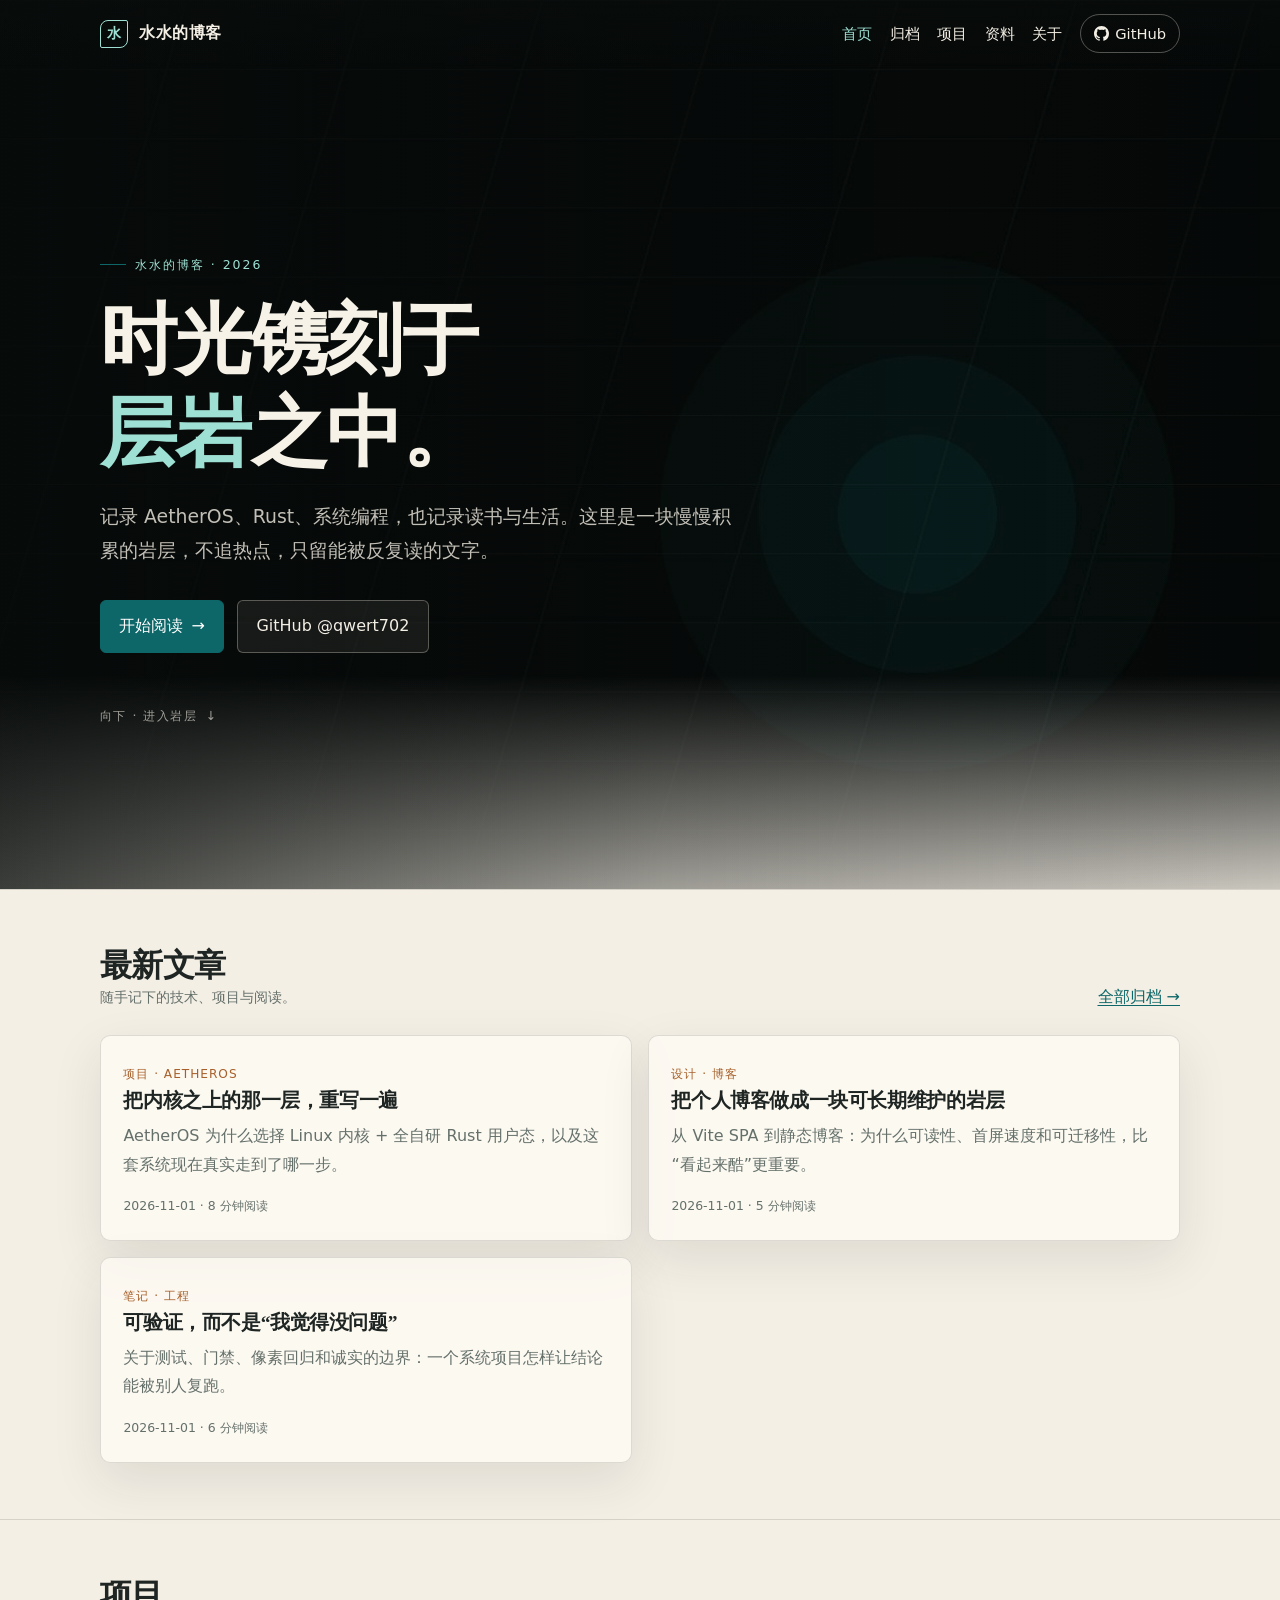
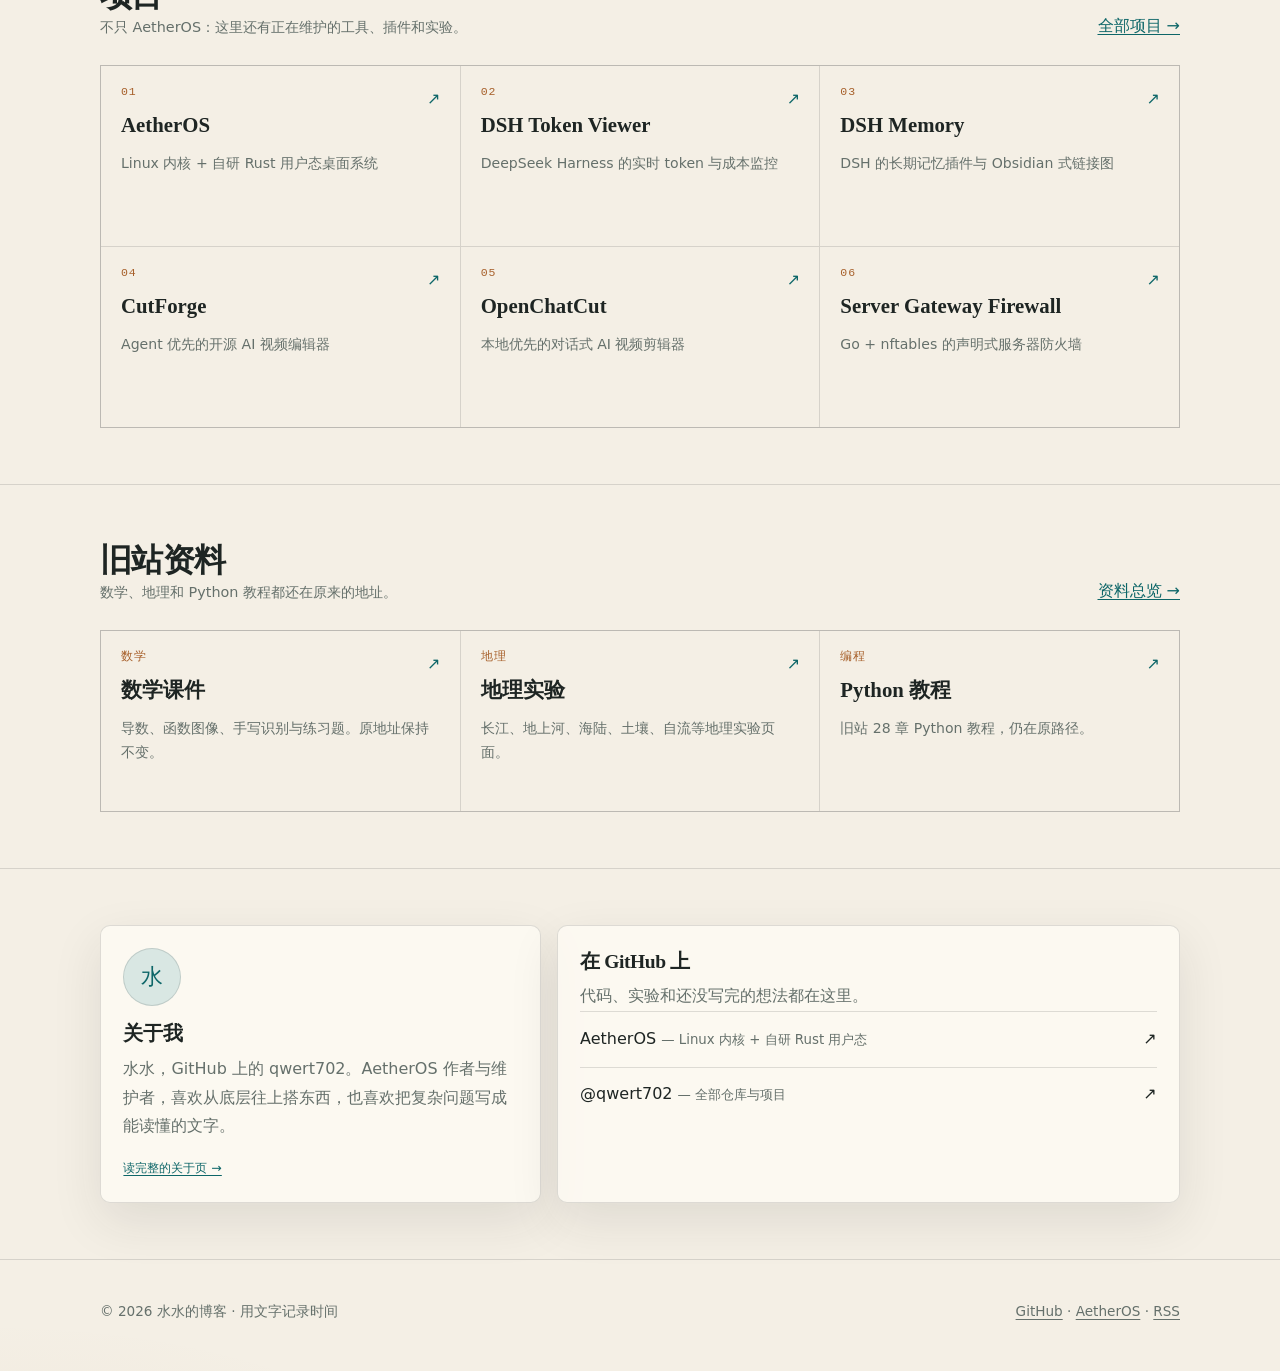
<file: index.html>
<!doctype html>
<html lang="zh-CN">
<head>
  <meta charset="utf-8">
  <meta name="viewport" content="width=device-width, initial-scale=1">
  <title>水水的博客 — 时光镌刻于层岩之中</title>
  <meta name="description" content="水水的个人博客：记录 AetherOS、Rust、系统编程、阅读与生活。">
  <link rel="canonical" href="https://blog.cbnac.com/blog/">
  <meta property="og:type" content="website">
  <meta property="og:title" content="水水的博客 — 时光镌刻于层岩之中">
  <meta property="og:description" content="记录 AetherOS、Rust、系统编程、阅读与生活。">
  <meta property="og:url" content="https://blog.cbnac.com/blog/">
  <meta property="og:image" content="https://blog.cbnac.com/blog/assets/og-cover.png">
  <meta name="twitter:card" content="summary_large_image">
  <link rel="icon" href="assets/favicon.svg" type="image/svg+xml">
  <link rel="stylesheet" href="assets/style.css">
  <script type="application/ld+json">
  {"@context":"https://schema.org","@type":"Blog","name":"水水的博客","url":"https://blog.cbnac.com/blog/","author":{"@type":"Person","name":"qwert702","url":"https://github.com/qwert702"}}
  </script>
</head>
<body class="home">
<a class="skip" href="#main">跳到正文</a>
<header class="top">
  <div class="wrap nav">
    <a class="brand" href="index.html"><span class="brand-mark">水</span><span>水水的博客</span></a>
    <nav class="nav-links" aria-label="主导航">
      <a href="index.html" aria-current="page">首页</a>
      <a href="archive.html">归档</a>
      <a href="projects.html">项目</a><a href="resources.html">资料</a>
      <a href="about.html">关于</a>
      <a class="github-link" href="https://github.com/qwert702" target="_blank" rel="noopener noreferrer" aria-label="GitHub @qwert702">
        <svg viewBox="0 0 16 16" aria-hidden="true"><path d="M8 0C3.58 0 0 3.64 0 8.13c0 3.59 2.29 6.64 5.47 7.72.4.08.55-.18.55-.39 0-.19-.01-.82-.01-1.49-2.01.44-2.53-.49-2.69-.94-.09-.23-.48-.94-.82-1.13-.28-.15-.68-.52-.01-.53.63-.01 1.08.58 1.23.82.72 1.21 1.87.87 2.33.66.07-.52.28-.87.51-1.07-1.78-.2-3.64-.89-3.64-3.95 0-.87.31-1.59.82-2.15-.08-.2-.36-1.02.08-2.12 0 0 .67-.21 2.2.82a7.4 7.4 0 0 1 2-.27c.68 0 1.36.09 2 .27 1.53-1.04 2.2-.82 2.2-.82.44 1.1.16 1.92.08 2.12.51.56.82 1.27.82 2.15 0 3.07-1.87 3.75-3.65 3.95.29.25.54.73.54 1.48 0 1.07-.01 1.93-.01 2.2 0 .21.15.47.55.39A8.14 8.14 0 0 0 16 8.13C16 3.64 12.42 0 8 0Z"/></svg>
        GitHub
      </a>
    </nav>
  </div>
</header>

<main id="main">
  <section class="hero hero-cinema">
    <video class="hero-video" autoplay muted loop playsinline preload="metadata" poster="assets/hero-poster.jpg" aria-hidden="true">
      <source src="https://d8j0ntlcm91z4.cloudfront.net/user_38xzZboKViGWJOttwIXH07lWA1P/hf_20260808_112712_da9d53df-6d27-4b12-bdf6-aa9dc2622bdf.mp4" type="video/mp4">
    </video>
    <div class="hero-shade" aria-hidden="true"></div>
    <div class="wrap hero-inner">
      <div class="eyebrow">水水的博客 · 2026</div>
      <h1>时光镌刻于<br><em>层岩</em>之中。</h1>
      <p class="lede">记录 AetherOS、Rust、系统编程，也记录读书与生活。这里是一块慢慢积累的岩层，不追热点，只留能被反复读的文字。</p>
      <div class="hero-actions">
        <a class="btn primary" href="#writing">开始阅读 <span aria-hidden="true">→</span></a>
        <a class="btn" href="https://github.com/qwert702" target="_blank" rel="noopener noreferrer">GitHub @qwert702</a>
      </div>
      <a class="hero-scroll" href="#writing">向下 · 进入岩层 <span aria-hidden="true">↓</span></a>
    </div>
  </section>

  <section class="section" id="writing">
    <div class="wrap">
      <div class="section-head">
        <div>
          <h2>最新文章</h2>
          <p>随手记下的技术、项目与阅读。</p>
        </div>
        <a href="archive.html">全部归档 →</a>
      </div>
      <div class="grid">
        <a class="card post-card" href="posts/aetheros.html">
          <span class="tag">项目 · AetherOS</span>
          <h3>把内核之上的那一层，重写一遍</h3>
          <p>AetherOS 为什么选择 Linux 内核 + 全自研 Rust 用户态，以及这套系统现在真实走到了哪一步。</p>
          <div class="meta">2026-11-01 · 8 分钟阅读</div>
        </a>
        <a class="card post-card" href="posts/static-blog.html">
          <span class="tag">设计 · 博客</span>
          <h3>把个人博客做成一块可长期维护的岩层</h3>
          <p>从 Vite SPA 到静态博客：为什么可读性、首屏速度和可迁移性，比“看起来酷”更重要。</p>
          <div class="meta">2026-11-01 · 5 分钟阅读</div>
        </a>
        <a class="card post-card" href="posts/notes.html">
          <span class="tag">笔记 · 工程</span>
          <h3>可验证，而不是“我觉得没问题”</h3>
          <p>关于测试、门禁、像素回归和诚实的边界：一个系统项目怎样让结论能被别人复跑。</p>
          <div class="meta">2026-11-01 · 6 分钟阅读</div>
        </a>
      </div>
    </div>
  </section>

  <section class="section" id="projects">
    <div class="wrap">
      <div class="section-head">
        <div>
          <h2>项目</h2>
          <p>不只 AetherOS：这里还有正在维护的工具、插件和实验。</p>
        </div>
        <a href="projects.html">全部项目 →</a>
      </div>
      <div class="project-grid">
        <a class="project-card" href="https://github.com/qwert702/AetherOS" target="_blank" rel="noopener noreferrer">
          <span class="project-index">01</span>
          <span class="project-name">AetherOS</span>
          <span class="project-desc">Linux 内核 + 自研 Rust 用户态桌面系统</span>
          <span class="project-arrow">↗</span>
        </a>
        <a class="project-card" href="https://github.com/qwert702/dsh-token-viewer" target="_blank" rel="noopener noreferrer">
          <span class="project-index">02</span>
          <span class="project-name">DSH Token Viewer</span>
          <span class="project-desc">DeepSeek Harness 的实时 token 与成本监控</span>
          <span class="project-arrow">↗</span>
        </a>
        <a class="project-card" href="https://github.com/qwert702/dsh-memory" target="_blank" rel="noopener noreferrer">
          <span class="project-index">03</span>
          <span class="project-name">DSH Memory</span>
          <span class="project-desc">DSH 的长期记忆插件与 Obsidian 式链接图</span>
          <span class="project-arrow">↗</span>
        </a>
        <a class="project-card" href="https://github.com/qwert702/cutforge" target="_blank" rel="noopener noreferrer">
          <span class="project-index">04</span>
          <span class="project-name">CutForge</span>
          <span class="project-desc">Agent 优先的开源 AI 视频编辑器</span>
          <span class="project-arrow">↗</span>
        </a>
        <a class="project-card" href="https://github.com/qwert702/OpenChatCut" target="_blank" rel="noopener noreferrer">
          <span class="project-index">05</span>
          <span class="project-name">OpenChatCut</span>
          <span class="project-desc">本地优先的对话式 AI 视频剪辑器</span>
          <span class="project-arrow">↗</span>
        </a>
        <a class="project-card" href="https://github.com/qwert702/server-gateway-firewall" target="_blank" rel="noopener noreferrer">
          <span class="project-index">06</span>
          <span class="project-name">Server Gateway Firewall</span>
          <span class="project-desc">Go + nftables 的声明式服务器防火墙</span>
          <span class="project-arrow">↗</span>
        </a>
      </div>
    </div>
  </section>

  <section class="section" id="legacy">
    <div class="wrap">
      <div class="section-head">
        <div>
          <h2>旧站资料</h2>
          <p>数学、地理和 Python 教程都还在原来的地址。</p>
        </div>
        <a href="resources.html">资料总览 →</a>
      </div>
      <div class="project-grid">
        <a class="project-card" href="https://blog.cbnac.com/math/" target="_blank" rel="noopener noreferrer">
          <span class="project-index">数学</span>
          <span class="project-name">数学课件</span>
          <span class="project-desc">导数、函数图像、手写识别与练习题。原地址保持不变。</span>
          <span class="project-arrow">↗</span>
        </a>
        <a class="project-card" href="https://dili.cbnac.com/" target="_blank" rel="noopener noreferrer">
          <span class="project-index">地理</span>
          <span class="project-name">地理实验</span>
          <span class="project-desc">长江、地上河、海陆、土壤、自流等地理实验页面。</span>
          <span class="project-arrow">↗</span>
        </a>
        <a class="project-card" href="https://blog.cbnac.com/tutorials/python/" target="_blank" rel="noopener noreferrer">
          <span class="project-index">编程</span>
          <span class="project-name">Python 教程</span>
          <span class="project-desc">旧站 28 章 Python 教程，仍在原路径。</span>
          <span class="project-arrow">↗</span>
        </a>
      </div>
    </div>
  </section>

  <section class="section">
    <div class="wrap">
      <div class="grid">
        <div class="card about-card">
          <div class="avatar">水</div>
          <h3>关于我</h3>
          <p>水水，GitHub 上的 qwert702。AetherOS 作者与维护者，喜欢从底层往上搭东西，也喜欢把复杂问题写成能读懂的文字。</p>
          <p class="meta"><a href="about.html">读完整的关于页 →</a></p>
        </div>
        <div class="card github-card">
          <h3>在 GitHub 上</h3>
          <p>代码、实验和还没写完的想法都在这里。</p>
          <a class="repo" href="https://github.com/qwert702/AetherOS" target="_blank" rel="noopener noreferrer"><span>AetherOS <small>— Linux 内核 + 自研 Rust 用户态</small></span><span>↗</span></a>
          <a class="repo" href="https://github.com/qwert702" target="_blank" rel="noopener noreferrer"><span>@qwert702 <small>— 全部仓库与项目</small></span><span>↗</span></a>
        </div>
      </div>
    </div>
  </section>
</main>

<footer class="footer">
  <div class="wrap footer-row">
    <span>© 2026 水水的博客 · 用文字记录时间</span>
    <span><a href="https://github.com/qwert702" target="_blank" rel="noopener noreferrer">GitHub</a> · <a href="https://aether.cbnac.com/">AetherOS</a> · <a href="rss.xml">RSS</a></span>
  </div>
</footer>
<script src="assets/app.js" defer></script>
</body>
</html>
</file>
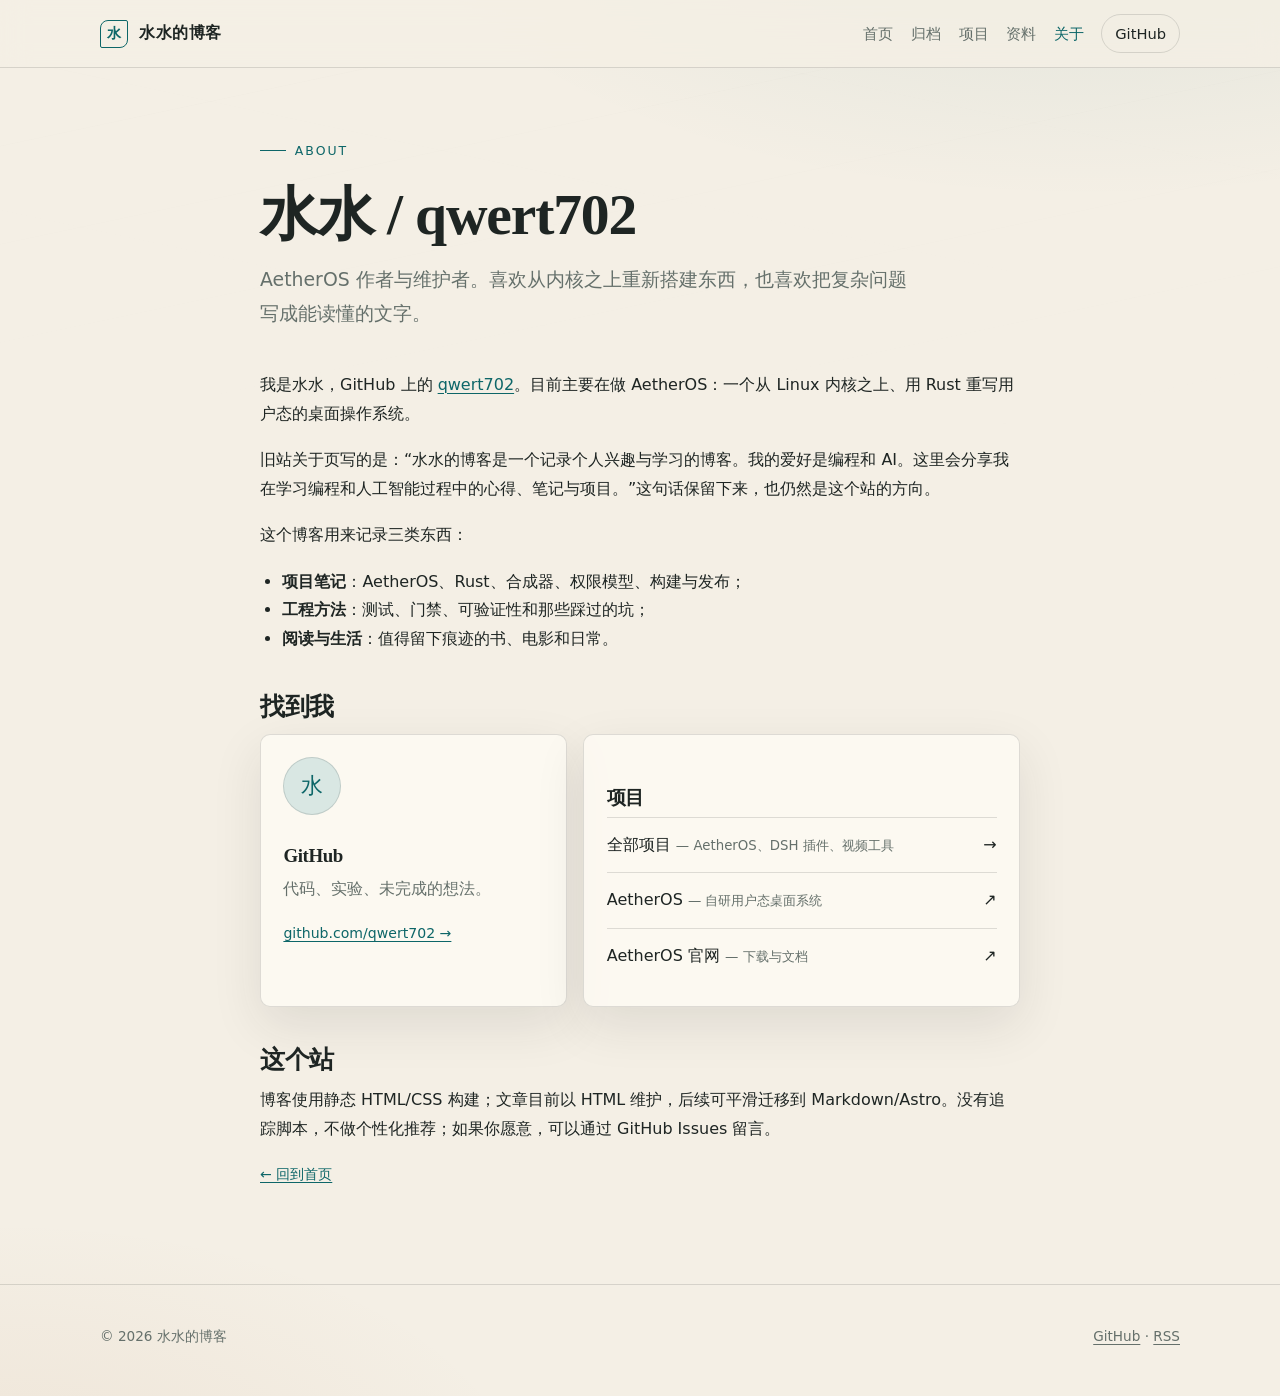
<file: about.html>
<!doctype html>
<html lang="zh-CN">
<head>
  <meta charset="utf-8">
  <meta name="viewport" content="width=device-width, initial-scale=1">
  <title>关于 — 水水的博客</title>
  <meta name="description" content="关于水水（qwert702）：AetherOS 作者与维护者，记录技术、项目与阅读。">
  <link rel="canonical" href="https://blog.cbnac.com/blog/about.html">
  <meta property="og:title" content="关于 — 水水的博客">
  <meta property="og:description" content="AetherOS 作者与维护者，记录技术、项目与阅读。">
  <meta property="og:image" content="https://blog.cbnac.com/blog/assets/og-cover.png">
  <link rel="icon" href="assets/favicon.svg" type="image/svg+xml">
  <link rel="stylesheet" href="assets/style.css">
</head>
<body>
<a class="skip" href="#main">跳到正文</a>
<header class="top"><div class="wrap nav">
  <a class="brand" href="index.html"><span class="brand-mark">水</span><span>水水的博客</span></a>
  <nav class="nav-links" aria-label="主导航">
    <a href="index.html">首页</a><a href="archive.html">归档</a><a href="projects.html">项目</a><a href="resources.html">资料</a><a href="about.html" aria-current="page">关于</a>
    <a class="github-link" href="https://github.com/qwert702" target="_blank" rel="noopener noreferrer">GitHub</a>
  </nav>
</div></header>
<main id="main">
  <article class="article">
    <header>
      <div class="eyebrow">About</div>
      <h1>水水 / qwert702</h1>
      <p class="lede">AetherOS 作者与维护者。喜欢从内核之上重新搭建东西，也喜欢把复杂问题写成能读懂的文字。</p>
    </header>
    <p>我是水水，GitHub 上的 <a href="https://github.com/qwert702" target="_blank" rel="noopener noreferrer">qwert702</a>。目前主要在做 AetherOS：一个从 Linux 内核之上、用 Rust 重写用户态的桌面操作系统。</p>
    <p>旧站关于页写的是：“水水的博客是一个记录个人兴趣与学习的博客。我的爱好是编程和 AI。这里会分享我在学习编程和人工智能过程中的心得、笔记与项目。”这句话保留下来，也仍然是这个站的方向。</p>
    <p>这个博客用来记录三类东西：</p>
    <ul>
      <li><strong>项目笔记</strong>：AetherOS、Rust、合成器、权限模型、构建与发布；</li>
      <li><strong>工程方法</strong>：测试、门禁、可验证性和那些踩过的坑；</li>
      <li><strong>阅读与生活</strong>：值得留下痕迹的书、电影和日常。</li>
    </ul>
    <h2>找到我</h2>
    <div class="grid">
      <div class="card about-card">
        <div class="avatar">水</div>
        <h3>GitHub</h3>
        <p>代码、实验、未完成的想法。</p>
        <p class="meta"><a href="https://github.com/qwert702" target="_blank" rel="noopener noreferrer">github.com/qwert702 →</a></p>
      </div>
      <div class="card github-card">
        <h3>项目</h3>
        <a class="repo" href="projects.html"><span>全部项目 <small>— AetherOS、DSH 插件、视频工具</small></span><span>→</span></a>
        <a class="repo" href="https://github.com/qwert702/AetherOS" target="_blank" rel="noopener noreferrer"><span>AetherOS <small>— 自研用户态桌面系统</small></span><span>↗</span></a>
        <a class="repo" href="https://aether.cbnac.com/" target="_blank" rel="noopener noreferrer"><span>AetherOS 官网 <small>— 下载与文档</small></span><span>↗</span></a>
      </div>
    </div>
    <h2>这个站</h2>
    <p>博客使用静态 HTML/CSS 构建；文章目前以 HTML 维护，后续可平滑迁移到 Markdown/Astro。没有追踪脚本，不做个性化推荐；如果你愿意，可以通过 GitHub Issues 留言。</p>
    <p class="back"><a href="index.html">← 回到首页</a></p>
  </article>
</main>
<footer class="footer"><div class="wrap footer-row">
  <span>© 2026 水水的博客</span>
  <span><a href="https://github.com/qwert702" target="_blank" rel="noopener noreferrer">GitHub</a> · <a href="rss.xml">RSS</a></span>
</div></footer>
<script src="assets/app.js" defer></script>
</body>
</html>
</file>
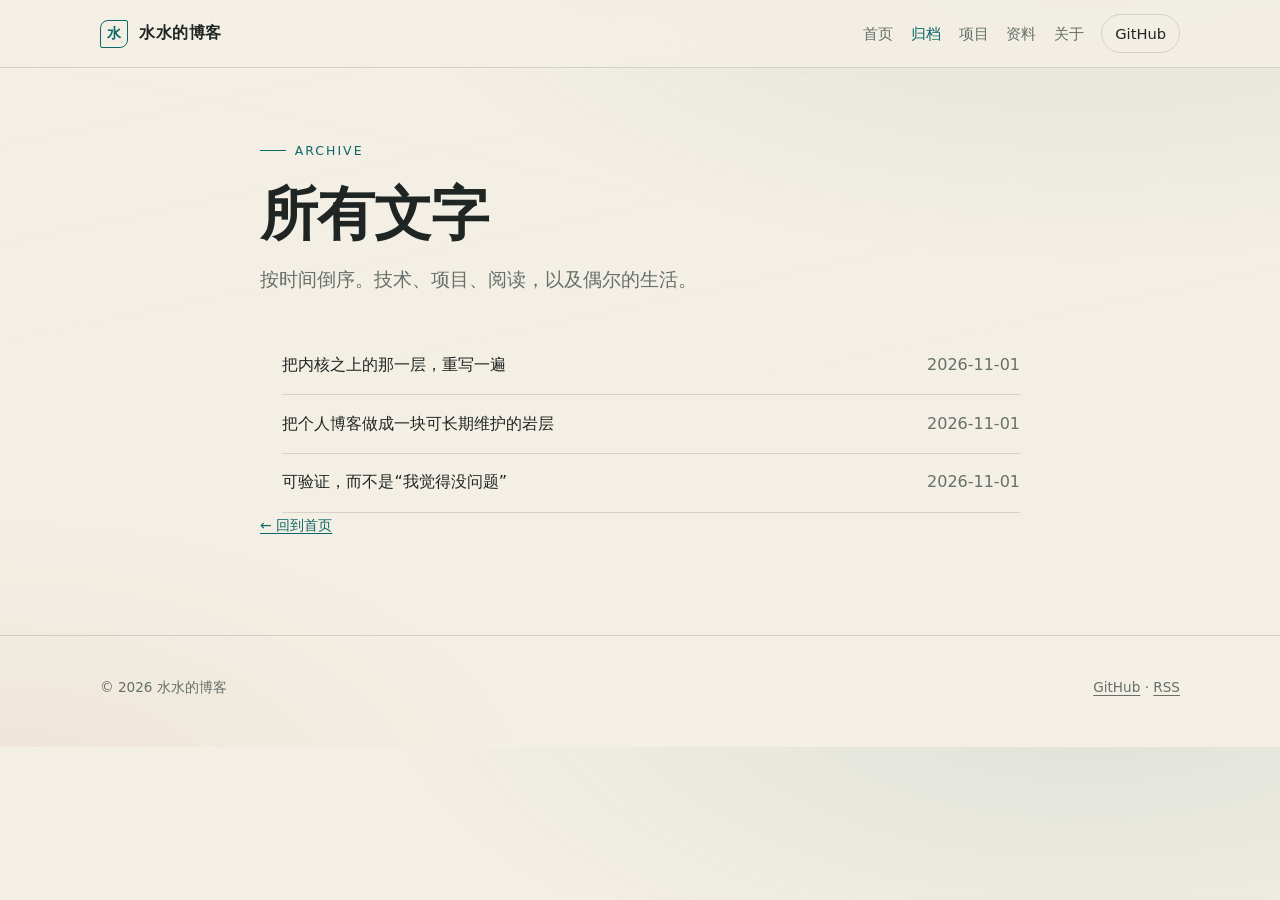
<file: archive.html>
<!doctype html>
<html lang="zh-CN">
<head>
  <meta charset="utf-8">
  <meta name="viewport" content="width=device-width, initial-scale=1">
  <title>归档 — 水水的博客</title>
  <meta name="description" content="水水的博客文章归档。">
  <link rel="canonical" href="https://blog.cbnac.com/blog/archive.html">
  <meta property="og:title" content="归档 — 水水的博客">
  <meta property="og:image" content="https://blog.cbnac.com/blog/assets/og-cover.png">
  <link rel="icon" href="assets/favicon.svg" type="image/svg+xml">
  <link rel="stylesheet" href="assets/style.css">
</head>
<body>
<a class="skip" href="#main">跳到正文</a>
<header class="top"><div class="wrap nav">
  <a class="brand" href="index.html"><span class="brand-mark">水</span><span>水水的博客</span></a>
  <nav class="nav-links" aria-label="主导航">
    <a href="index.html">首页</a><a href="archive.html" aria-current="page">归档</a><a href="projects.html">项目</a><a href="resources.html">资料</a><a href="about.html">关于</a>
    <a class="github-link" href="https://github.com/qwert702" target="_blank" rel="noopener noreferrer">GitHub</a>
  </nav>
</div></header>
<main id="main">
  <section class="article">
    <header>
      <div class="eyebrow">Archive</div>
      <h1>所有文字</h1>
      <p class="lede">按时间倒序。技术、项目、阅读，以及偶尔的生活。</p>
    </header>
    <ul class="archive-list">
      <li><a href="posts/aetheros.html">把内核之上的那一层，重写一遍</a><time datetime="2026-11-01">2026-11-01</time></li>
      <li><a href="posts/static-blog.html">把个人博客做成一块可长期维护的岩层</a><time datetime="2026-11-01">2026-11-01</time></li>
      <li><a href="posts/notes.html">可验证，而不是“我觉得没问题”</a><time datetime="2026-11-01">2026-11-01</time></li>
    </ul>
    <p class="back"><a href="index.html">← 回到首页</a></p>
  </section>
</main>
<footer class="footer"><div class="wrap footer-row">
  <span>© 2026 水水的博客</span>
  <span><a href="https://github.com/qwert702" target="_blank" rel="noopener noreferrer">GitHub</a> · <a href="rss.xml">RSS</a></span>
</div></footer>
<script src="assets/app.js" defer></script>
</body>
</html>
</file>
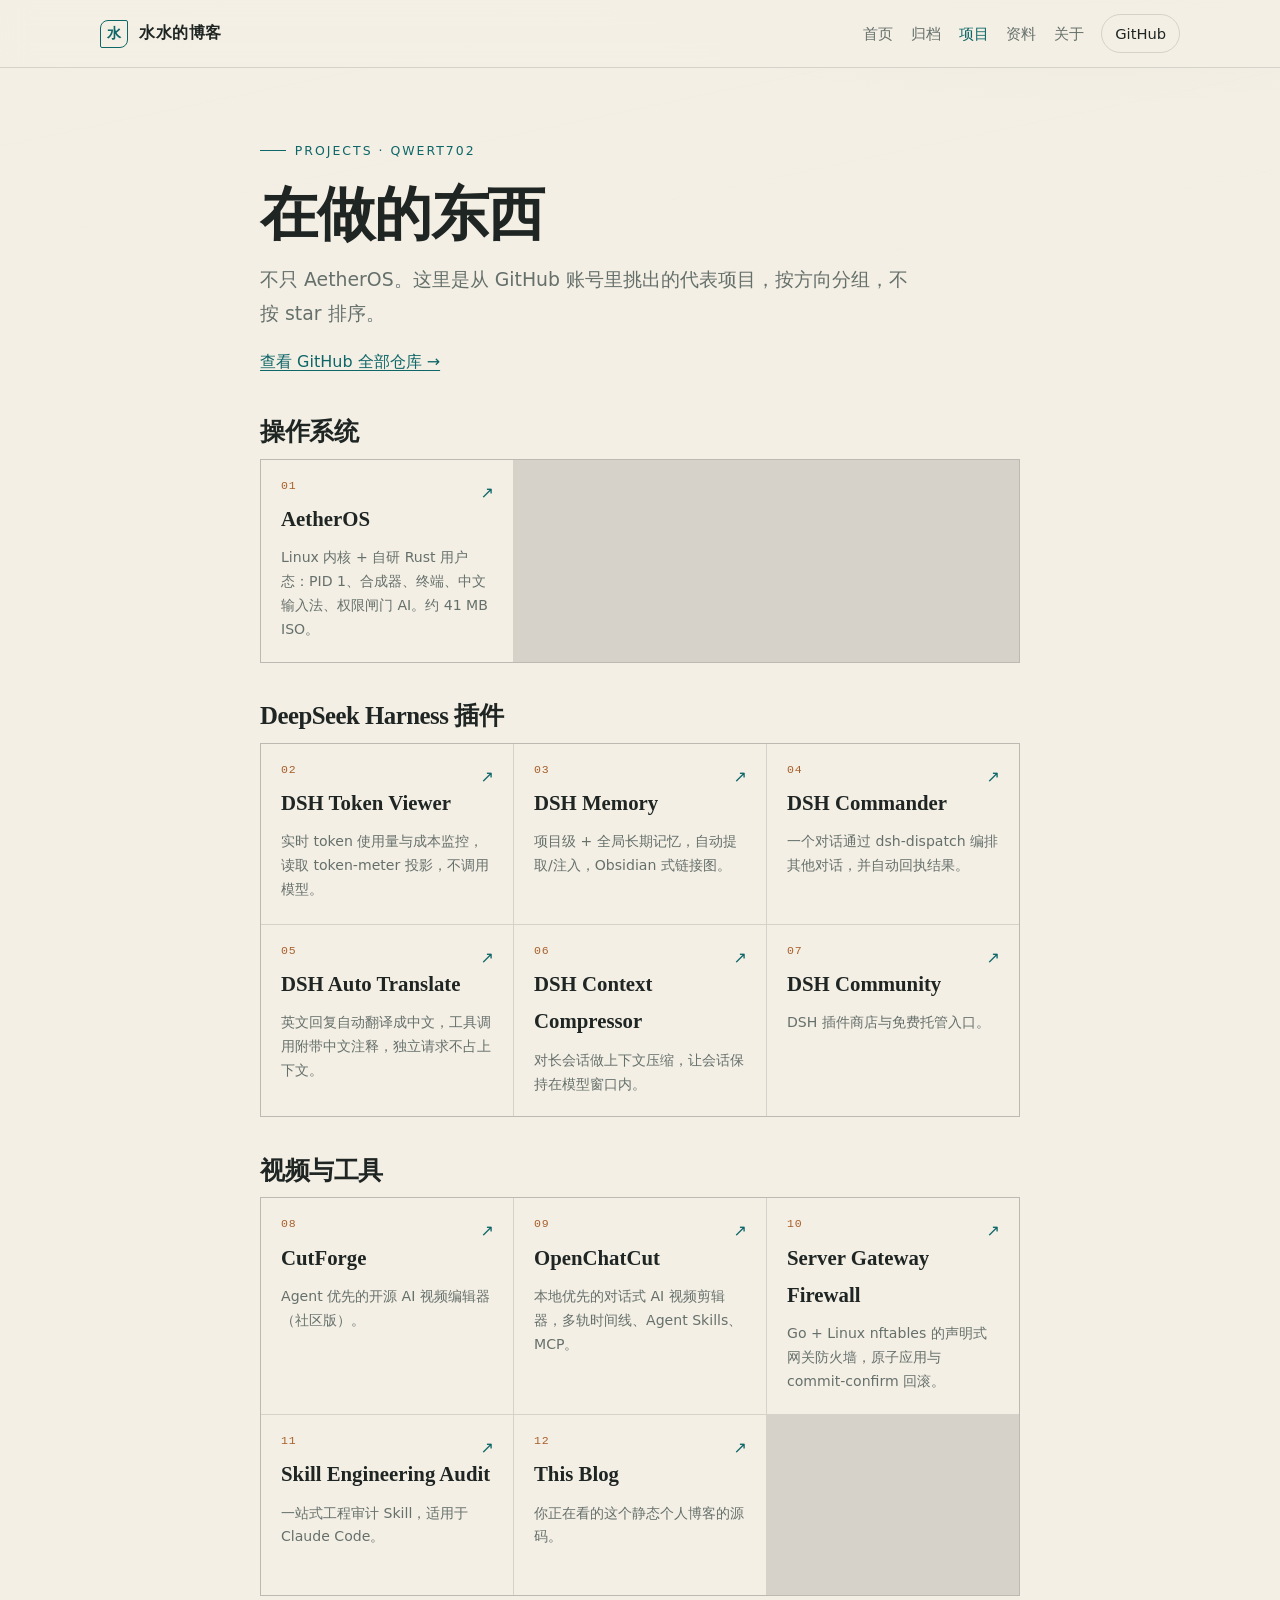
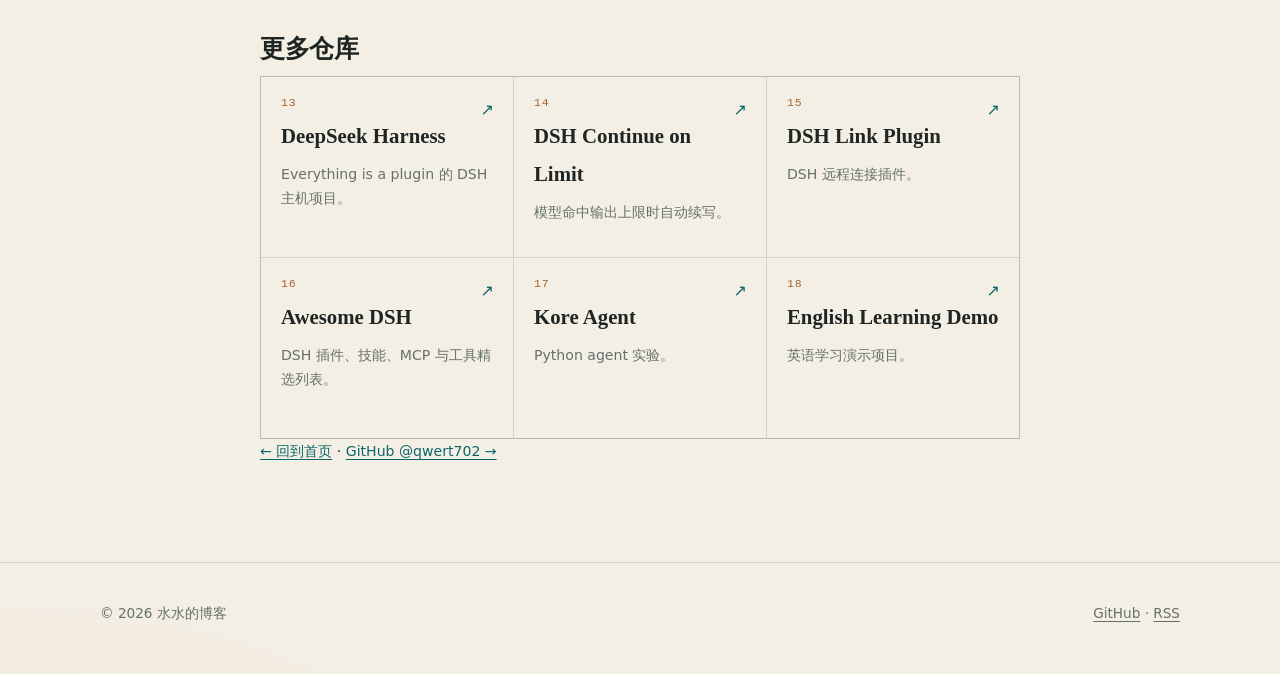
<file: projects.html>
<!doctype html>
<html lang="zh-CN">
<head>
  <meta charset="utf-8">
  <meta name="viewport" content="width=device-width, initial-scale=1">
  <title>项目 — 水水的博客</title>
  <meta name="description" content="qwert702 的项目：AetherOS、DeepSeek Harness 插件、AI 视频工具与服务器工具。">
  <link rel="canonical" href="https://blog.cbnac.com/blog/projects.html">
  <meta property="og:title" content="项目 — 水水的博客">
  <meta property="og:description" content="AetherOS、DeepSeek Harness 插件、AI 视频工具与服务器工具。">
  <meta property="og:image" content="https://blog.cbnac.com/blog/assets/og-cover.png">
  <link rel="icon" href="assets/favicon.svg" type="image/svg+xml">
  <link rel="stylesheet" href="assets/style.css">
</head>
<body>
<a class="skip" href="#main">跳到正文</a>
<header class="top"><div class="wrap nav">
  <a class="brand" href="index.html"><span class="brand-mark">水</span><span>水水的博客</span></a>
  <nav class="nav-links" aria-label="主导航">
    <a href="index.html">首页</a><a href="archive.html">归档</a><a href="projects.html" aria-current="page">项目</a><a href="resources.html">资料</a><a href="about.html">关于</a>
    <a class="github-link" href="https://github.com/qwert702" target="_blank" rel="noopener noreferrer">GitHub</a>
  </nav>
</div></header>
<main id="main">
  <section class="article">
    <header>
      <div class="eyebrow">Projects · qwert702</div>
      <h1>在做的东西</h1>
      <p class="lede">不只 AetherOS。这里是从 GitHub 账号里挑出的代表项目，按方向分组，不按 star 排序。</p>
      <p><a href="https://github.com/qwert702?tab=repositories" target="_blank" rel="noopener noreferrer">查看 GitHub 全部仓库 →</a></p>
    </header>

    <h2>操作系统</h2>
    <div class="project-grid">
      <a class="project-card" href="https://github.com/qwert702/AetherOS" target="_blank" rel="noopener noreferrer">
        <span class="project-index">01</span><span class="project-name">AetherOS</span>
        <span class="project-desc">Linux 内核 + 自研 Rust 用户态：PID 1、合成器、终端、中文输入法、权限闸门 AI。约 41 MB ISO。</span><span class="project-arrow">↗</span>
      </a>
    </div>

    <h2>DeepSeek Harness 插件</h2>
    <div class="project-grid">
      <a class="project-card" href="https://github.com/qwert702/dsh-token-viewer" target="_blank" rel="noopener noreferrer">
        <span class="project-index">02</span><span class="project-name">DSH Token Viewer</span>
        <span class="project-desc">实时 token 使用量与成本监控，读取 token-meter 投影，不调用模型。</span><span class="project-arrow">↗</span>
      </a>
      <a class="project-card" href="https://github.com/qwert702/dsh-memory" target="_blank" rel="noopener noreferrer">
        <span class="project-index">03</span><span class="project-name">DSH Memory</span>
        <span class="project-desc">项目级 + 全局长期记忆，自动提取/注入，Obsidian 式链接图。</span><span class="project-arrow">↗</span>
      </a>
      <a class="project-card" href="https://github.com/qwert702/dsh-commander" target="_blank" rel="noopener noreferrer">
        <span class="project-index">04</span><span class="project-name">DSH Commander</span>
        <span class="project-desc">一个对话通过 dsh-dispatch 编排其他对话，并自动回执结果。</span><span class="project-arrow">↗</span>
      </a>
      <a class="project-card" href="https://github.com/qwert702/dsh-auto-translate" target="_blank" rel="noopener noreferrer">
        <span class="project-index">05</span><span class="project-name">DSH Auto Translate</span>
        <span class="project-desc">英文回复自动翻译成中文，工具调用附带中文注释，独立请求不占上下文。</span><span class="project-arrow">↗</span>
      </a>
      <a class="project-card" href="https://github.com/qwert702/dsh-context-compressor" target="_blank" rel="noopener noreferrer">
        <span class="project-index">06</span><span class="project-name">DSH Context Compressor</span>
        <span class="project-desc">对长会话做上下文压缩，让会话保持在模型窗口内。</span><span class="project-arrow">↗</span>
      </a>
      <a class="project-card" href="https://github.com/qwert702/dsh-community" target="_blank" rel="noopener noreferrer">
        <span class="project-index">07</span><span class="project-name">DSH Community</span>
        <span class="project-desc">DSH 插件商店与免费托管入口。</span><span class="project-arrow">↗</span>
      </a>
    </div>

    <h2>视频与工具</h2>
    <div class="project-grid">
      <a class="project-card" href="https://github.com/qwert702/cutforge" target="_blank" rel="noopener noreferrer">
        <span class="project-index">08</span><span class="project-name">CutForge</span>
        <span class="project-desc">Agent 优先的开源 AI 视频编辑器（社区版）。</span><span class="project-arrow">↗</span>
      </a>
      <a class="project-card" href="https://github.com/qwert702/OpenChatCut" target="_blank" rel="noopener noreferrer">
        <span class="project-index">09</span><span class="project-name">OpenChatCut</span>
        <span class="project-desc">本地优先的对话式 AI 视频剪辑器，多轨时间线、Agent Skills、MCP。</span><span class="project-arrow">↗</span>
      </a>
      <a class="project-card" href="https://github.com/qwert702/server-gateway-firewall" target="_blank" rel="noopener noreferrer">
        <span class="project-index">10</span><span class="project-name">Server Gateway Firewall</span>
        <span class="project-desc">Go + Linux nftables 的声明式网关防火墙，原子应用与 commit-confirm 回滚。</span><span class="project-arrow">↗</span>
      </a>
      <a class="project-card" href="https://github.com/qwert702/skill-engineering-audit" target="_blank" rel="noopener noreferrer">
        <span class="project-index">11</span><span class="project-name">Skill Engineering Audit</span>
        <span class="project-desc">一站式工程审计 Skill，适用于 Claude Code。</span><span class="project-arrow">↗</span>
      </a>
      <a class="project-card" href="https://github.com/qwert702/blog" target="_blank" rel="noopener noreferrer">
        <span class="project-index">12</span><span class="project-name">This Blog</span>
        <span class="project-desc">你正在看的这个静态个人博客的源码。</span><span class="project-arrow">↗</span>
      </a>
    </div>

    <h2>更多仓库</h2>
    <div class="project-grid">
      <a class="project-card" href="https://github.com/qwert702/deepseek-harness" target="_blank" rel="noopener noreferrer">
        <span class="project-index">13</span><span class="project-name">DeepSeek Harness</span>
        <span class="project-desc">Everything is a plugin 的 DSH 主机项目。</span><span class="project-arrow">↗</span>
      </a>
      <a class="project-card" href="https://github.com/qwert702/dsh-continue-on-limit" target="_blank" rel="noopener noreferrer">
        <span class="project-index">14</span><span class="project-name">DSH Continue on Limit</span>
        <span class="project-desc">模型命中输出上限时自动续写。</span><span class="project-arrow">↗</span>
      </a>
      <a class="project-card" href="https://github.com/qwert702/dsh-link-plugin" target="_blank" rel="noopener noreferrer">
        <span class="project-index">15</span><span class="project-name">DSH Link Plugin</span>
        <span class="project-desc">DSH 远程连接插件。</span><span class="project-arrow">↗</span>
      </a>
      <a class="project-card" href="https://github.com/qwert702/awesome-deepseek-harness" target="_blank" rel="noopener noreferrer">
        <span class="project-index">16</span><span class="project-name">Awesome DSH</span>
        <span class="project-desc">DSH 插件、技能、MCP 与工具精选列表。</span><span class="project-arrow">↗</span>
      </a>
      <a class="project-card" href="https://github.com/qwert702/kore-agent" target="_blank" rel="noopener noreferrer">
        <span class="project-index">17</span><span class="project-name">Kore Agent</span>
        <span class="project-desc">Python agent 实验。</span><span class="project-arrow">↗</span>
      </a>
      <a class="project-card" href="https://github.com/qwert702/english-learning-demo" target="_blank" rel="noopener noreferrer">
        <span class="project-index">18</span><span class="project-name">English Learning Demo</span>
        <span class="project-desc">英语学习演示项目。</span><span class="project-arrow">↗</span>
      </a>
    </div>

    <p class="back"><a href="index.html">← 回到首页</a> · <a href="https://github.com/qwert702" target="_blank" rel="noopener noreferrer">GitHub @qwert702 →</a></p>
  </section>
</main>
<footer class="footer"><div class="wrap footer-row">
  <span>© 2026 水水的博客</span>
  <span><a href="https://github.com/qwert702" target="_blank" rel="noopener noreferrer">GitHub</a> · <a href="rss.xml">RSS</a></span>
</div></footer>
<script src="assets/app.js" defer></script>
</body>
</html>
</file>
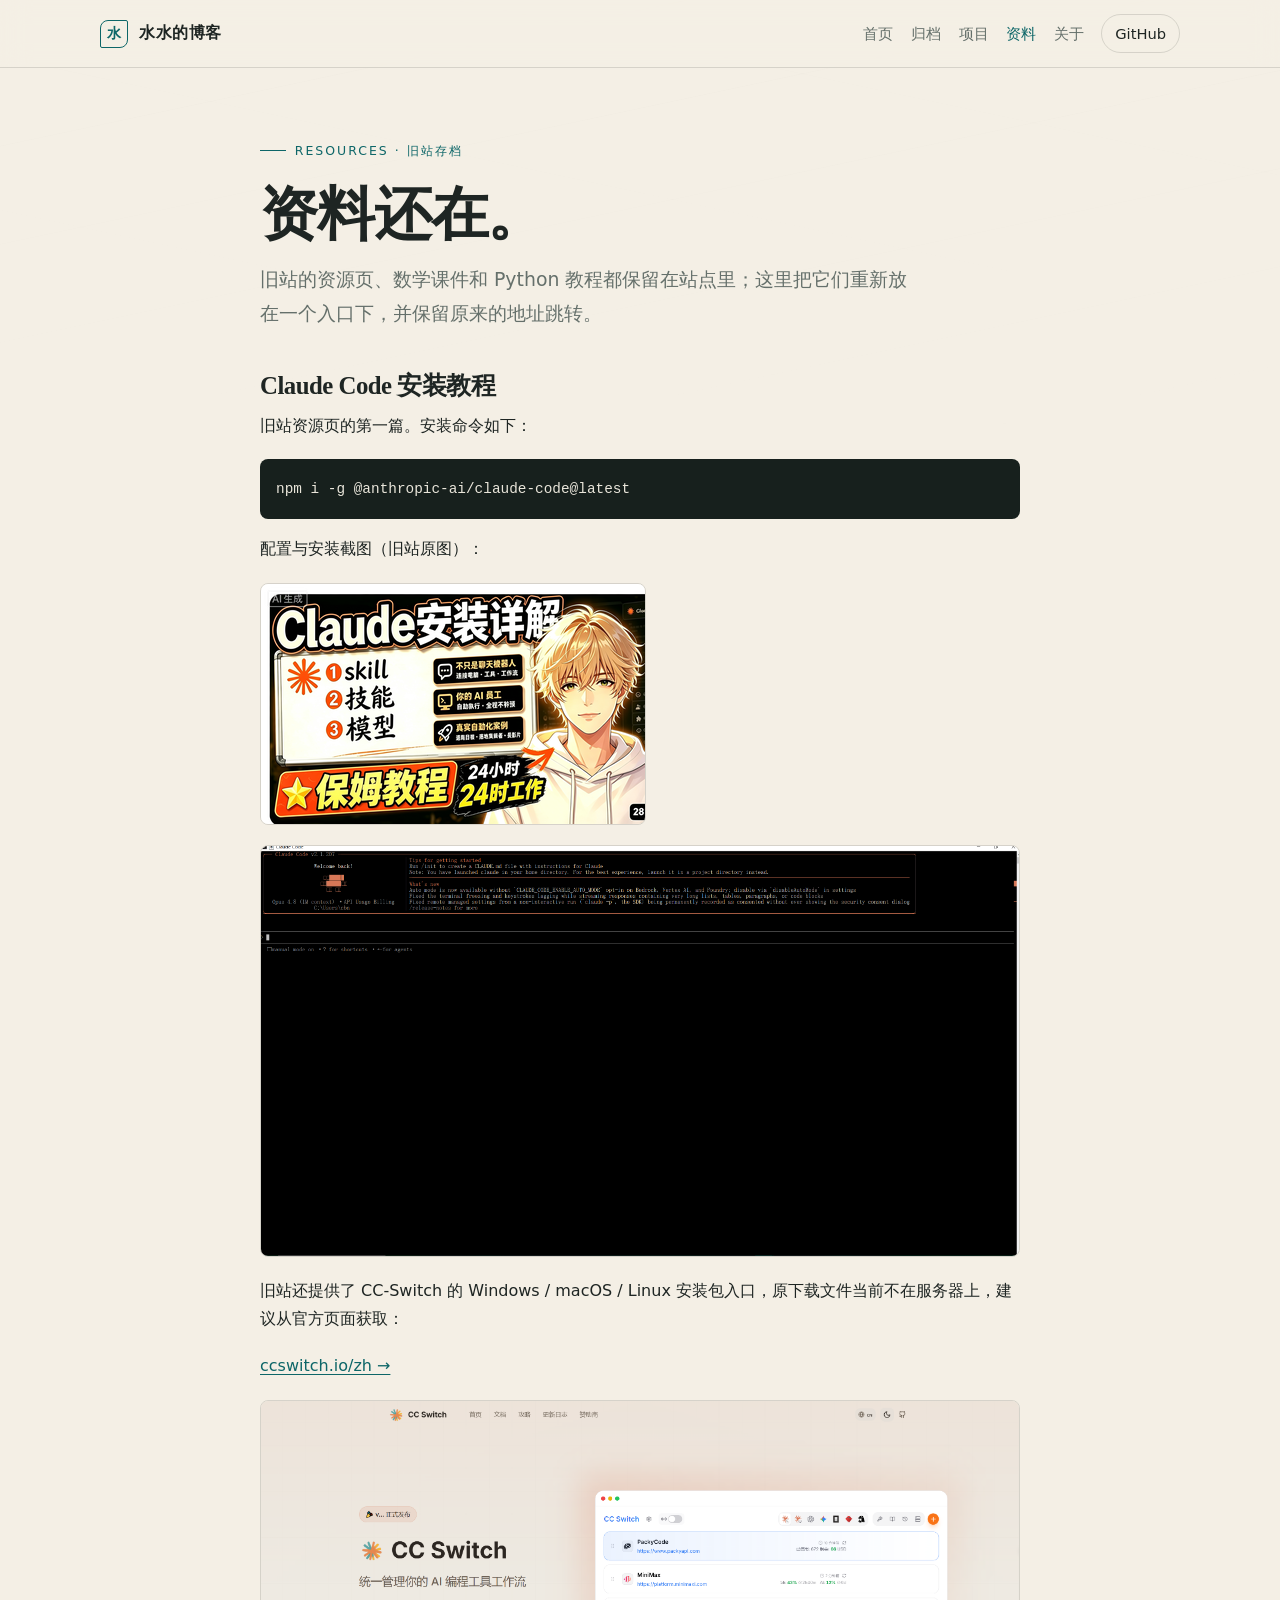
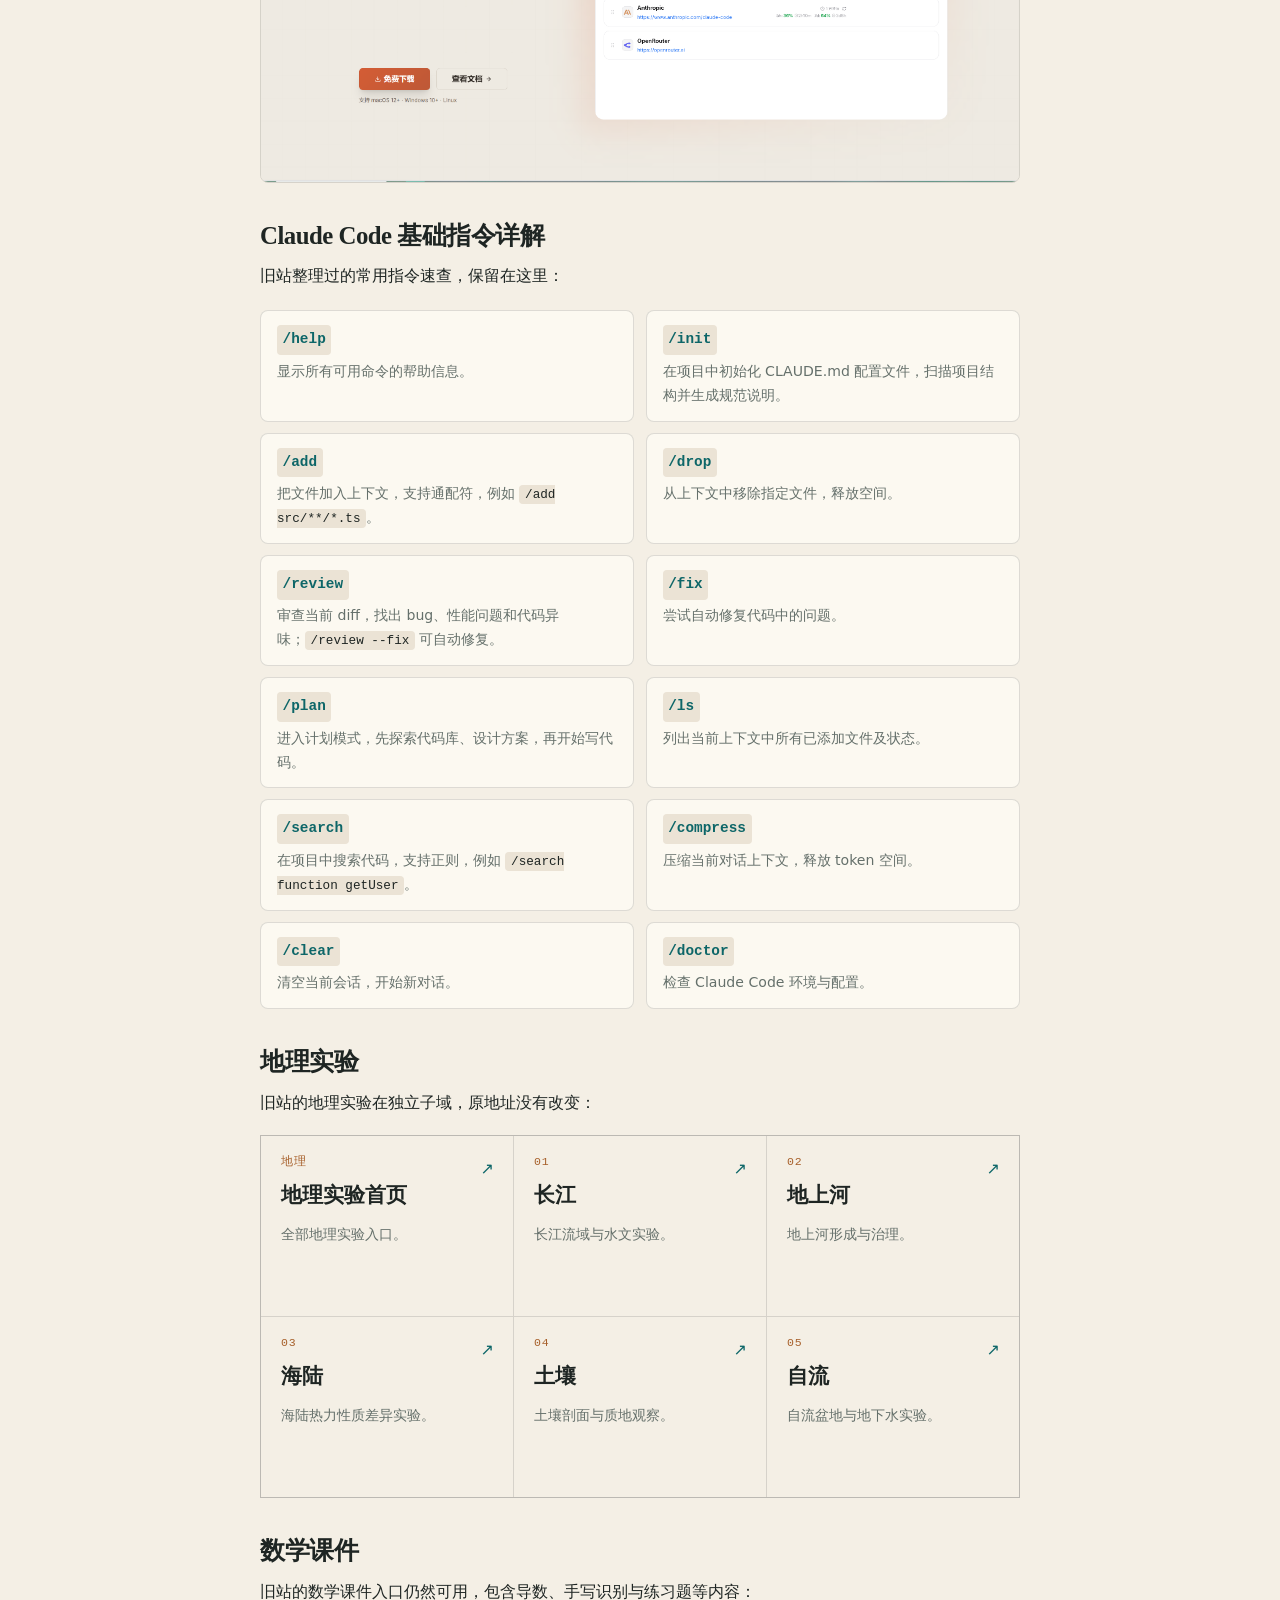
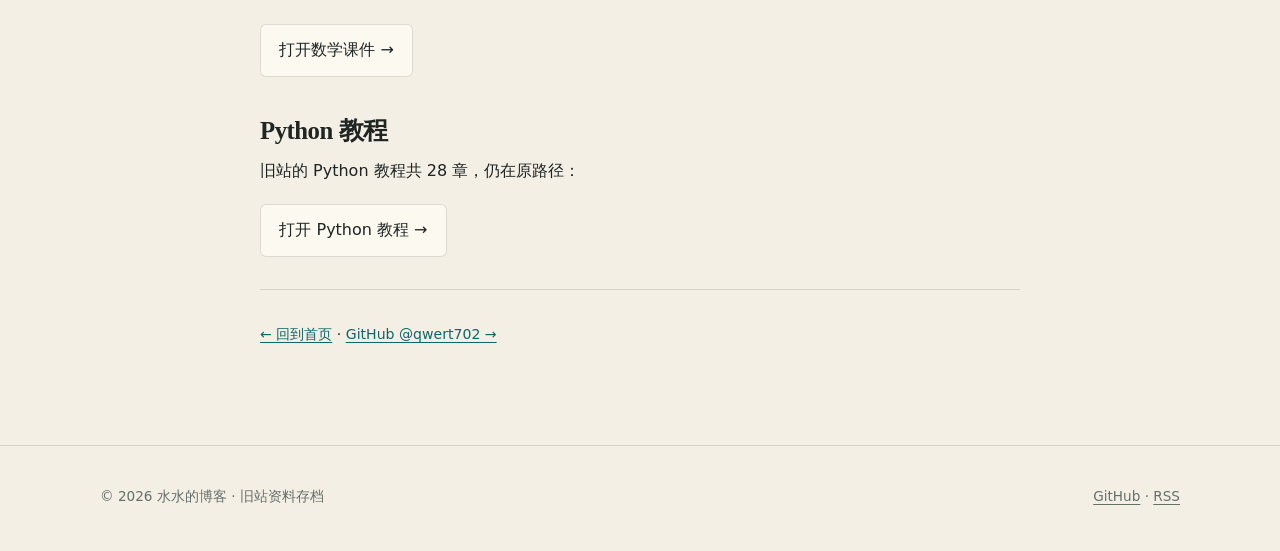
<file: resources.html>
<!doctype html>
<html lang="zh-CN">
<head>
  <meta charset="utf-8">
  <meta name="viewport" content="width=device-width, initial-scale=1">
  <title>资料 — 水水的博客</title>
  <meta name="description" content="旧站资料存档：Claude Code 安装教程、基础指令、数学课件与 Python 教程。">
  <link rel="canonical" href="https://blog.cbnac.com/blog/resources.html">
  <meta property="og:title" content="资料 — 水水的博客">
  <meta property="og:description" content="Claude Code、数学课件与 Python 教程等旧站资料。">
  <meta property="og:image" content="https://blog.cbnac.com/blog/assets/og-cover.png">
  <link rel="icon" href="assets/favicon.svg" type="image/svg+xml">
  <link rel="stylesheet" href="assets/style.css">
</head>
<body>
<a class="skip" href="#main">跳到正文</a>
<header class="top"><div class="wrap nav">
  <a class="brand" href="index.html"><span class="brand-mark">水</span><span>水水的博客</span></a>
  <nav class="nav-links" aria-label="主导航">
    <a href="index.html">首页</a><a href="archive.html">归档</a><a href="projects.html">项目</a><a href="resources.html" aria-current="page">资料</a><a href="about.html">关于</a>
    <a class="github-link" href="https://github.com/qwert702" target="_blank" rel="noopener noreferrer">GitHub</a>
  </nav>
</div></header>
<main id="main">
  <article class="article">
    <header>
      <div class="eyebrow">Resources · 旧站存档</div>
      <h1>资料还在。</h1>
      <p class="lede">旧站的资源页、数学课件和 Python 教程都保留在站点里；这里把它们重新放在一个入口下，并保留原来的地址跳转。</p>
    </header>

    <h2 id="claude-code">Claude Code 安装教程</h2>
    <p>旧站资源页的第一篇。安装命令如下：</p>
    <pre><code>npm i -g @anthropic-ai/claude-code@latest</code></pre>
    <p>配置与安装截图（旧站原图）：</p>
    <img src="assets/resources/claude-code-cover.png" alt="Claude Code 安装教程封面" loading="lazy">
    <img src="assets/resources/claude-code-config.png" alt="Claude Code 配置截图" loading="lazy">
    <p>旧站还提供了 CC-Switch 的 Windows / macOS / Linux 安装包入口，原下载文件当前不在服务器上，建议从官方页面获取：</p>
    <p><a href="https://ccswitch.io/zh/" target="_blank" rel="noopener noreferrer">ccswitch.io/zh →</a></p>
    <img src="assets/resources/claude-code-screenshot.png" alt="Claude Code 使用截图" loading="lazy">

    <h2 id="basics">Claude Code 基础指令详解</h2>
    <p>旧站整理过的常用指令速查，保留在这里：</p>
    <div class="command-grid">
      <div class="command-card"><code>/help</code><span>显示所有可用命令的帮助信息。</span></div>
      <div class="command-card"><code>/init</code><span>在项目中初始化 CLAUDE.md 配置文件，扫描项目结构并生成规范说明。</span></div>
      <div class="command-card"><code>/add</code><span>把文件加入上下文，支持通配符，例如 <code>/add src/**/*.ts</code>。</span></div>
      <div class="command-card"><code>/drop</code><span>从上下文中移除指定文件，释放空间。</span></div>
      <div class="command-card"><code>/review</code><span>审查当前 diff，找出 bug、性能问题和代码异味；<code>/review --fix</code> 可自动修复。</span></div>
      <div class="command-card"><code>/fix</code><span>尝试自动修复代码中的问题。</span></div>
      <div class="command-card"><code>/plan</code><span>进入计划模式，先探索代码库、设计方案，再开始写代码。</span></div>
      <div class="command-card"><code>/ls</code><span>列出当前上下文中所有已添加文件及状态。</span></div>
      <div class="command-card"><code>/search</code><span>在项目中搜索代码，支持正则，例如 <code>/search function getUser</code>。</span></div>
      <div class="command-card"><code>/compress</code><span>压缩当前对话上下文，释放 token 空间。</span></div>
      <div class="command-card"><code>/clear</code><span>清空当前会话，开始新对话。</span></div>
      <div class="command-card"><code>/doctor</code><span>检查 Claude Code 环境与配置。</span></div>
    </div>

    <h2>地理实验</h2>
    <p>旧站的地理实验在独立子域，原地址没有改变：</p>
    <div class="project-grid">
      <a class="project-card" href="https://dili.cbnac.com/" target="_blank" rel="noopener noreferrer">
        <span class="project-index">地理</span><span class="project-name">地理实验首页</span>
        <span class="project-desc">全部地理实验入口。</span><span class="project-arrow">↗</span>
      </a>
      <a class="project-card" href="https://dili.cbnac.com/changjiang.html" target="_blank" rel="noopener noreferrer">
        <span class="project-index">01</span><span class="project-name">长江</span>
        <span class="project-desc">长江流域与水文实验。</span><span class="project-arrow">↗</span>
      </a>
      <a class="project-card" href="https://dili.cbnac.com/dishanghe.html" target="_blank" rel="noopener noreferrer">
        <span class="project-index">02</span><span class="project-name">地上河</span>
        <span class="project-desc">地上河形成与治理。</span><span class="project-arrow">↗</span>
      </a>
      <a class="project-card" href="https://dili.cbnac.com/hailu.html" target="_blank" rel="noopener noreferrer">
        <span class="project-index">03</span><span class="project-name">海陆</span>
        <span class="project-desc">海陆热力性质差异实验。</span><span class="project-arrow">↗</span>
      </a>
      <a class="project-card" href="https://dili.cbnac.com/turang.html" target="_blank" rel="noopener noreferrer">
        <span class="project-index">04</span><span class="project-name">土壤</span>
        <span class="project-desc">土壤剖面与质地观察。</span><span class="project-arrow">↗</span>
      </a>
      <a class="project-card" href="https://dili.cbnac.com/ziliu.html" target="_blank" rel="noopener noreferrer">
        <span class="project-index">05</span><span class="project-name">自流</span>
        <span class="project-desc">自流盆地与地下水实验。</span><span class="project-arrow">↗</span>
      </a>
    </div>

    <h2>数学课件</h2>
    <p>旧站的数学课件入口仍然可用，包含导数、手写识别与练习题等内容：</p>
    <p><a class="btn" href="https://blog.cbnac.com/math/">打开数学课件 →</a></p>

    <h2>Python 教程</h2>
    <p>旧站的 Python 教程共 28 章，仍在原路径：</p>
    <p><a class="btn" href="https://blog.cbnac.com/tutorials/python/">打开 Python 教程 →</a></p>

    <hr>
    <p class="back"><a href="index.html">← 回到首页</a> · <a href="https://github.com/qwert702" target="_blank" rel="noopener noreferrer">GitHub @qwert702 →</a></p>
  </article>
</main>
<footer class="footer"><div class="wrap footer-row">
  <span>© 2026 水水的博客 · 旧站资料存档</span>
  <span><a href="https://github.com/qwert702" target="_blank" rel="noopener noreferrer">GitHub</a> · <a href="rss.xml">RSS</a></span>
</div></footer>
<script src="assets/app.js" defer></script>
</body>
</html>
</file>
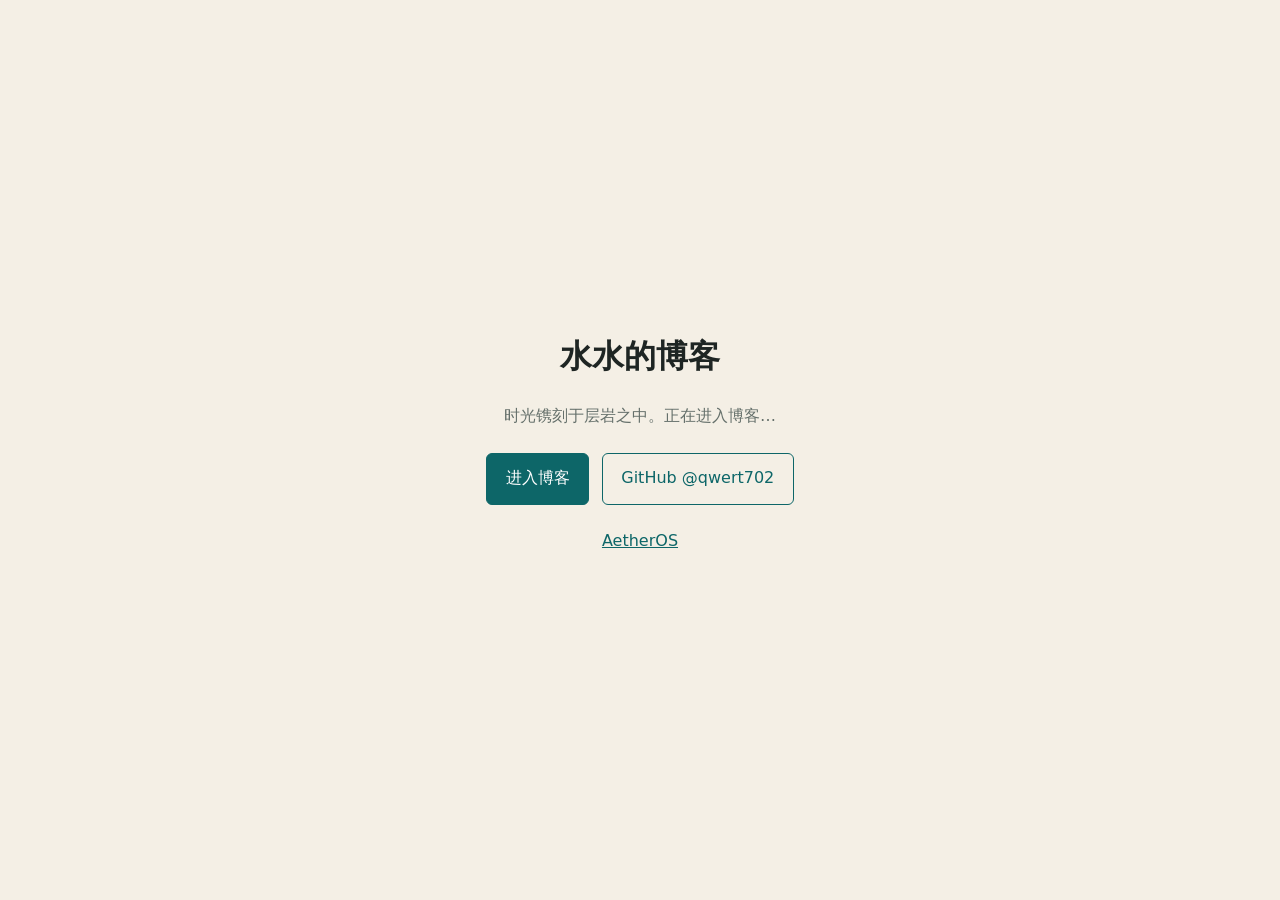
<file: root-index.html>
<!doctype html>
<html lang="zh-CN">
<head>
  <meta charset="UTF-8">
  <meta name="viewport" content="width=device-width, initial-scale=1">
  <meta http-equiv="refresh" content="2;url=/blog/">
  <title>水水的博客</title>
  <style>
    :root { color-scheme: light dark; }
    body { margin: 0; min-height: 100vh; display: grid; place-items: center; background: #f4efe5; color: #1e2523; font: 16px/1.8 system-ui, -apple-system, "Microsoft YaHei", sans-serif; }
    main { max-width: 34rem; padding: 2.5rem 1.5rem; text-align: center; }
    h1 { font-family: Georgia, "Songti SC", serif; font-size: 2rem; margin: 0 0 .6rem; }
    p { color: #65706b; }
    a { color: #0d6668; }
    .btn { display: inline-block; margin: .4rem; padding: .65rem 1.15rem; border: 1px solid #0d6668; border-radius: 6px; text-decoration: none; }
    .btn.primary { background: #0d6668; color: #fff; }
    @media (prefers-color-scheme: dark) { body { background: #151a18; color: #e8e4d9; } p { color: #a5afa8; } a { color: #7fc7bd; } .btn { border-color: #7fc7bd; } .btn.primary { background: #7fc7bd; color: #151a18; } }
  </style>
</head>
<body>
<main>
  <h1>水水的博客</h1>
  <p>时光镌刻于层岩之中。正在进入博客…</p>
  <p><a class="btn primary" href="/blog/">进入博客</a><a class="btn" href="https://github.com/qwert702">GitHub @qwert702</a></p>
  <p><a href="https://aether.cbnac.com/">AetherOS</a></p>
</main>
</body>
</html>
</file>
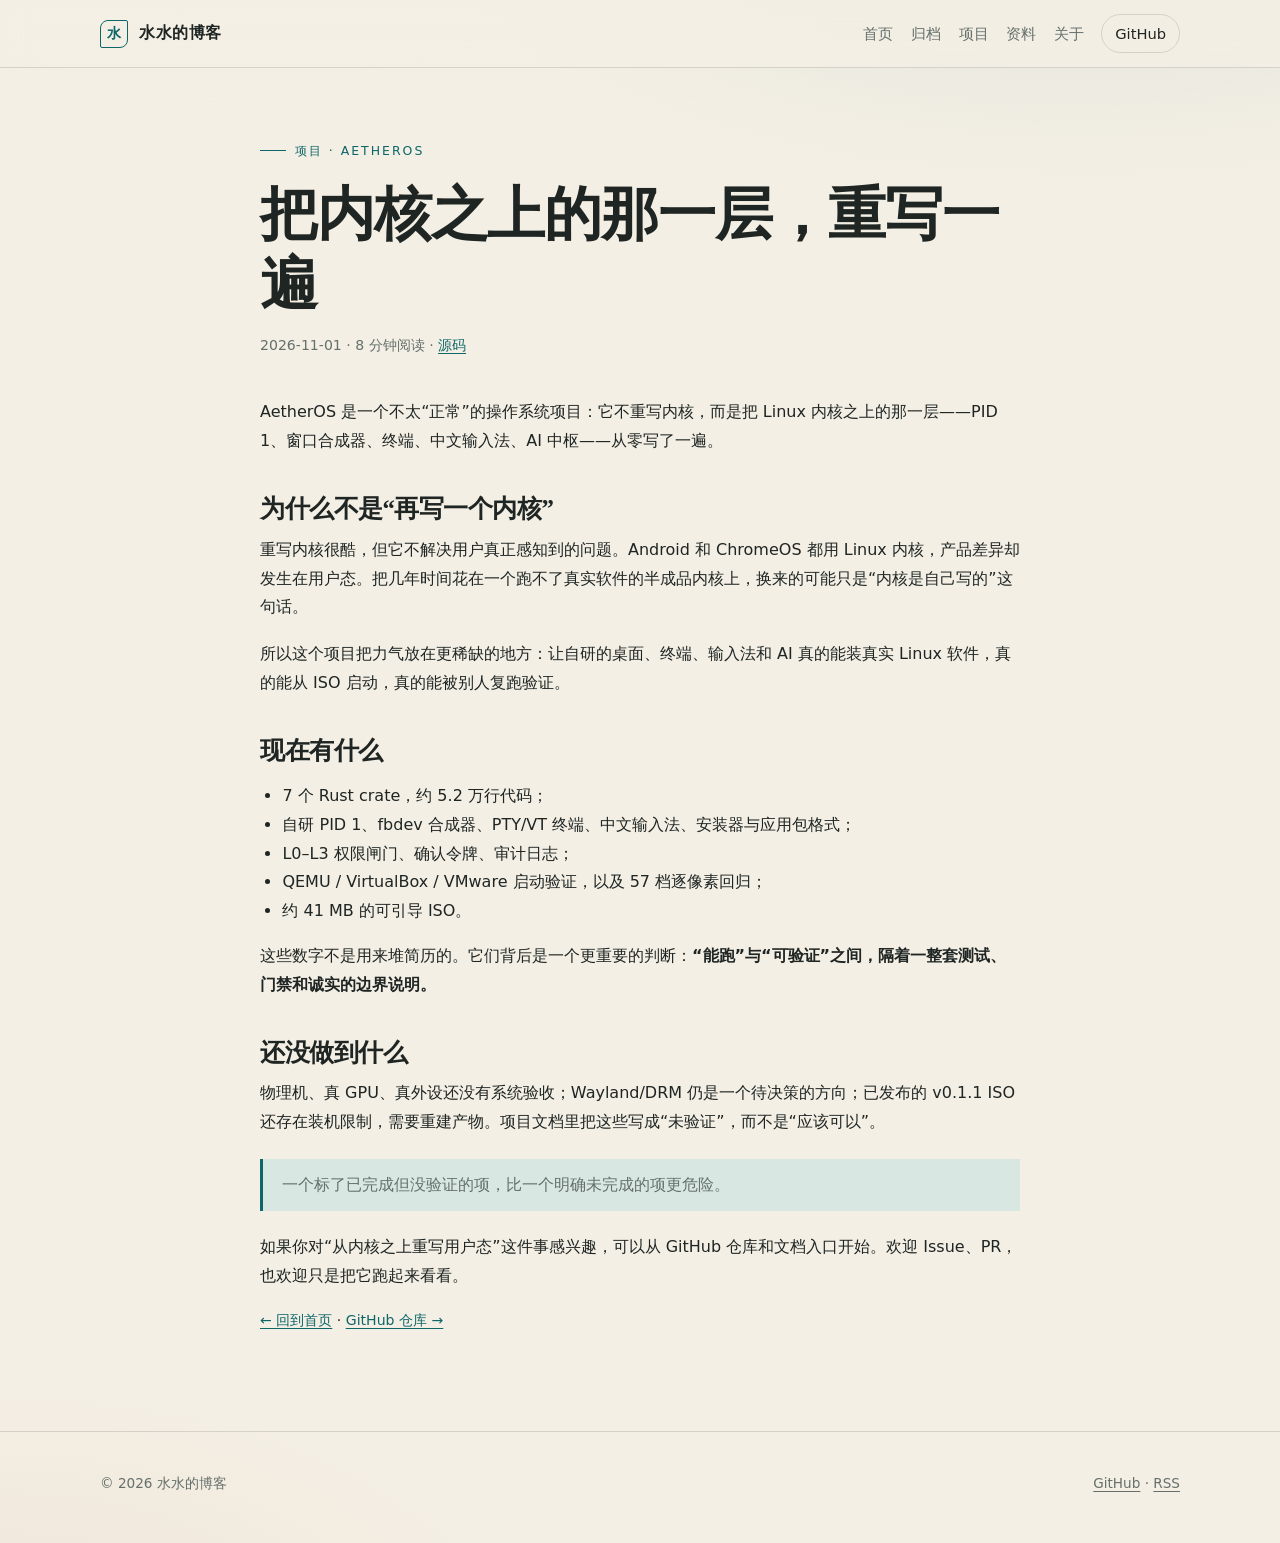
<file: posts/aetheros.html>
<!doctype html>
<html lang="zh-CN">
<head>
  <meta charset="utf-8">
  <meta name="viewport" content="width=device-width, initial-scale=1">
  <title>AetherOS：把内核之上的那一层，重写一遍 — 水水的博客</title>
  <meta name="description" content="AetherOS 为什么选择 Linux 内核 + 全自研 Rust 用户态，以及这套系统现在真实走到了哪一步。">
  <link rel="canonical" href="https://blog.cbnac.com/blog/posts/aetheros.html">
  <meta property="og:type" content="article">
  <meta property="og:title" content="AetherOS：把内核之上的那一层，重写一遍">
  <meta property="og:description" content="Linux 内核 + 全自研 Rust 用户态，一个自研桌面系统的真实边界。">
  <meta property="og:image" content="https://blog.cbnac.com/blog/assets/og-cover.png">
  <link rel="icon" href="../assets/favicon.svg" type="image/svg+xml">
  <link rel="stylesheet" href="../assets/style.css">
  <script type="application/ld+json">
  {"@context":"https://schema.org","@type":"BlogPosting","headline":"AetherOS：把内核之上的那一层，重写一遍","datePublished":"2026-11-01","author":{"@type":"Person","name":"qwert702","url":"https://github.com/qwert702"},"mainEntityOfPage":"https://blog.cbnac.com/blog/posts/aetheros.html"}
  </script>
</head>
<body>
<a class="skip" href="#main">跳到正文</a>
<header class="top"><div class="wrap nav">
  <a class="brand" href="../index.html"><span class="brand-mark">水</span><span>水水的博客</span></a>
  <nav class="nav-links" aria-label="主导航">
    <a href="../index.html">首页</a><a href="../archive.html">归档</a><a href="../projects.html">项目</a><a href="../resources.html">资料</a><a href="../about.html">关于</a>
    <a class="github-link" href="https://github.com/qwert702" target="_blank" rel="noopener noreferrer">GitHub</a>
  </nav>
</div></header>
<main id="main">
  <article class="article">
    <header>
      <div class="eyebrow">项目 · AetherOS</div>
      <h1>把内核之上的那一层，重写一遍</h1>
      <p class="meta">2026-11-01 · 8 分钟阅读 · <a href="https://github.com/qwert702/AetherOS" target="_blank" rel="noopener noreferrer">源码</a></p>
    </header>
    <p>AetherOS 是一个不太“正常”的操作系统项目：它不重写内核，而是把 Linux 内核之上的那一层——PID 1、窗口合成器、终端、中文输入法、AI 中枢——从零写了一遍。</p>
    <h2>为什么不是“再写一个内核”</h2>
    <p>重写内核很酷，但它不解决用户真正感知到的问题。Android 和 ChromeOS 都用 Linux 内核，产品差异却发生在用户态。把几年时间花在一个跑不了真实软件的半成品内核上，换来的可能只是“内核是自己写的”这句话。</p>
    <p>所以这个项目把力气放在更稀缺的地方：让自研的桌面、终端、输入法和 AI 真的能装真实 Linux 软件，真的能从 ISO 启动，真的能被别人复跑验证。</p>
    <h2>现在有什么</h2>
    <ul>
      <li>7 个 Rust crate，约 5.2 万行代码；</li>
      <li>自研 PID 1、fbdev 合成器、PTY/VT 终端、中文输入法、安装器与应用包格式；</li>
      <li>L0–L3 权限闸门、确认令牌、审计日志；</li>
      <li>QEMU / VirtualBox / VMware 启动验证，以及 57 档逐像素回归；</li>
      <li>约 41 MB 的可引导 ISO。</li>
    </ul>
    <p>这些数字不是用来堆简历的。它们背后是一个更重要的判断：<strong>“能跑”与“可验证”之间，隔着一整套测试、门禁和诚实的边界说明。</strong></p>
    <h2>还没做到什么</h2>
    <p>物理机、真 GPU、真外设还没有系统验收；Wayland/DRM 仍是一个待决策的方向；已发布的 v0.1.1 ISO 还存在装机限制，需要重建产物。项目文档里把这些写成“未验证”，而不是“应该可以”。</p>
    <blockquote>一个标了已完成但没验证的项，比一个明确未完成的项更危险。</blockquote>
    <p>如果你对“从内核之上重写用户态”这件事感兴趣，可以从 GitHub 仓库和文档入口开始。欢迎 Issue、PR，也欢迎只是把它跑起来看看。</p>
    <p class="back"><a href="../index.html">← 回到首页</a> · <a href="https://github.com/qwert702/AetherOS" target="_blank" rel="noopener noreferrer">GitHub 仓库 →</a></p>
  </article>
</main>
<footer class="footer"><div class="wrap footer-row">
  <span>© 2026 水水的博客</span>
  <span><a href="https://github.com/qwert702" target="_blank" rel="noopener noreferrer">GitHub</a> · <a href="../rss.xml">RSS</a></span>
</div></footer>
<script src="../assets/app.js" defer></script>
</body>
</html>
</file>
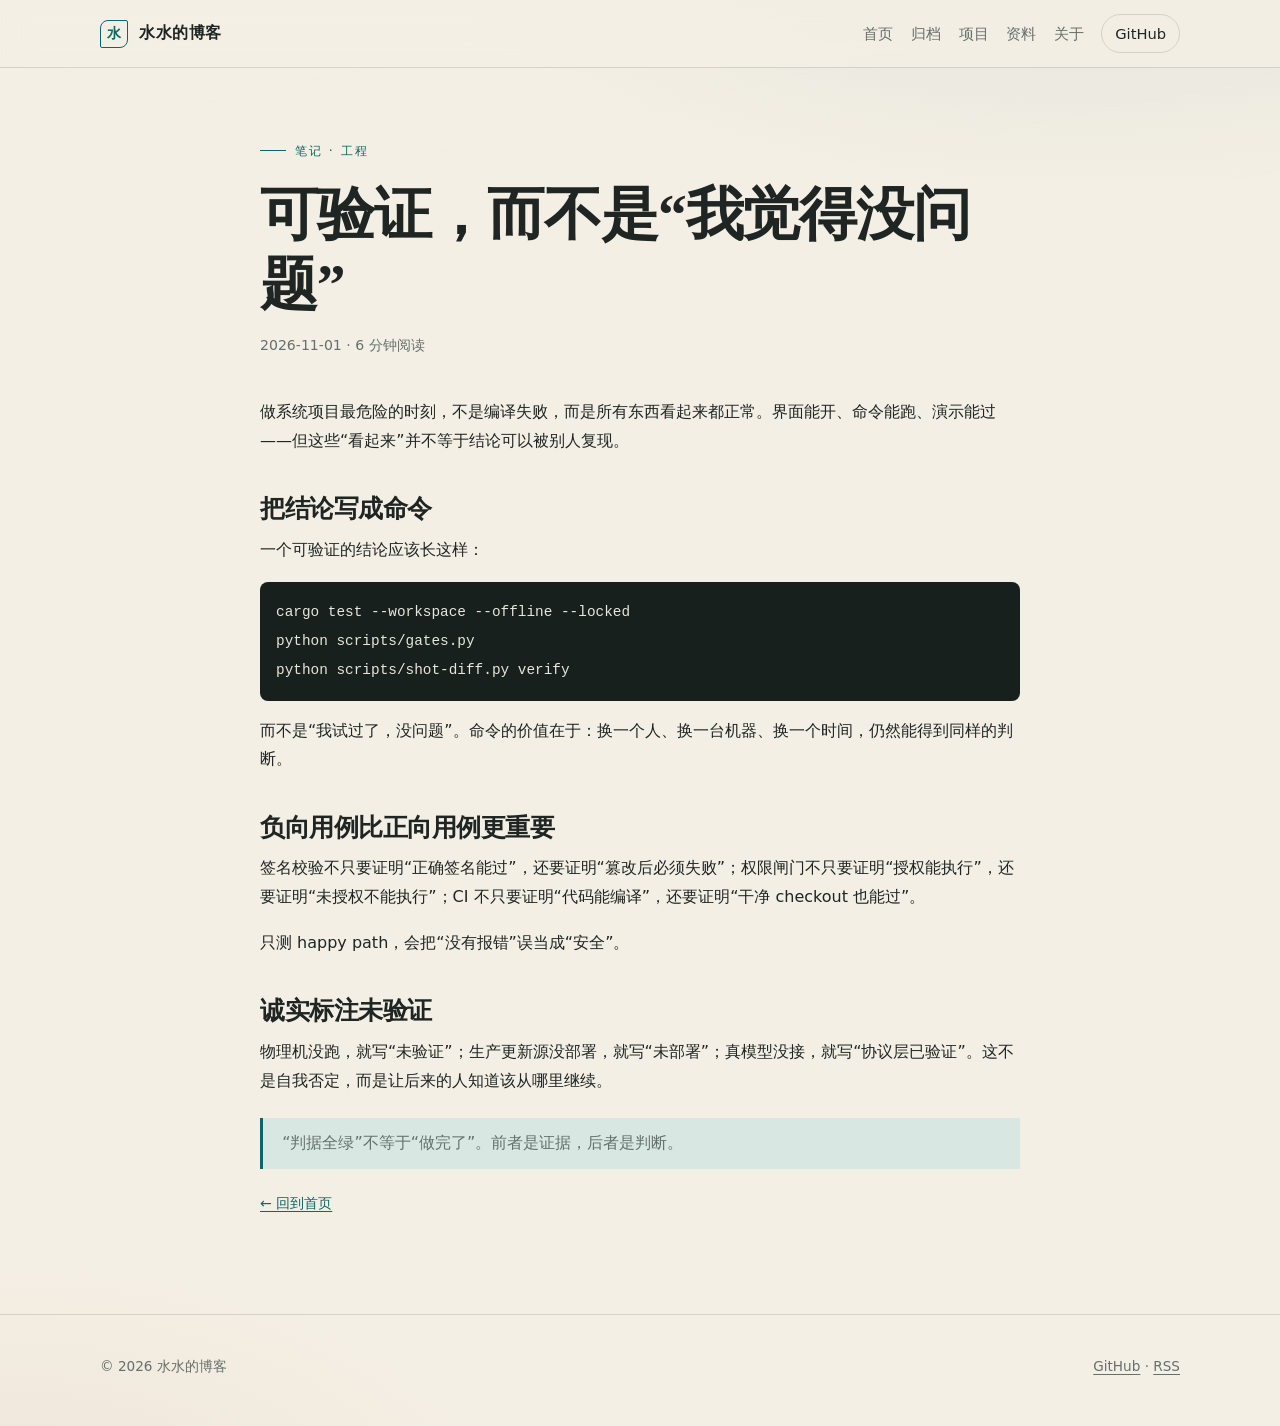
<file: posts/notes.html>
<!doctype html>
<html lang="zh-CN">
<head>
  <meta charset="utf-8">
  <meta name="viewport" content="width=device-width, initial-scale=1">
  <title>可验证，而不是“我觉得没问题” — 水水的博客</title>
  <meta name="description" content="关于测试、门禁、像素回归和诚实的边界：一个系统项目怎样让结论能被别人复跑。">
  <link rel="canonical" href="https://blog.cbnac.com/blog/posts/notes.html">
  <meta property="og:type" content="article">
  <meta property="og:title" content="可验证，而不是“我觉得没问题”">
  <meta property="og:description" content="测试、门禁、像素回归，以及诚实的边界。">
  <meta property="og:image" content="https://blog.cbnac.com/blog/assets/og-cover.png">
  <link rel="icon" href="../assets/favicon.svg" type="image/svg+xml">
  <link rel="stylesheet" href="../assets/style.css">
</head>
<body>
<a class="skip" href="#main">跳到正文</a>
<header class="top"><div class="wrap nav">
  <a class="brand" href="../index.html"><span class="brand-mark">水</span><span>水水的博客</span></a>
  <nav class="nav-links" aria-label="主导航">
    <a href="../index.html">首页</a><a href="../archive.html">归档</a><a href="../projects.html">项目</a><a href="../resources.html">资料</a><a href="../about.html">关于</a>
    <a class="github-link" href="https://github.com/qwert702" target="_blank" rel="noopener noreferrer">GitHub</a>
  </nav>
</div></header>
<main id="main">
  <article class="article">
    <header>
      <div class="eyebrow">笔记 · 工程</div>
      <h1>可验证，而不是“我觉得没问题”</h1>
      <p class="meta">2026-11-01 · 6 分钟阅读</p>
    </header>
    <p>做系统项目最危险的时刻，不是编译失败，而是所有东西看起来都正常。界面能开、命令能跑、演示能过——但这些“看起来”并不等于结论可以被别人复现。</p>
    <h2>把结论写成命令</h2>
    <p>一个可验证的结论应该长这样：</p>
    <pre><code>cargo test --workspace --offline --locked
python scripts/gates.py
python scripts/shot-diff.py verify</code></pre>
    <p>而不是“我试过了，没问题”。命令的价值在于：换一个人、换一台机器、换一个时间，仍然能得到同样的判断。</p>
    <h2>负向用例比正向用例更重要</h2>
    <p>签名校验不只要证明“正确签名能过”，还要证明“篡改后必须失败”；权限闸门不只要证明“授权能执行”，还要证明“未授权不能执行”；CI 不只要证明“代码能编译”，还要证明“干净 checkout 也能过”。</p>
    <p>只测 happy path，会把“没有报错”误当成“安全”。</p>
    <h2>诚实标注未验证</h2>
    <p>物理机没跑，就写“未验证”；生产更新源没部署，就写“未部署”；真模型没接，就写“协议层已验证”。这不是自我否定，而是让后来的人知道该从哪里继续。</p>
    <blockquote>“判据全绿”不等于“做完了”。前者是证据，后者是判断。</blockquote>
    <p class="back"><a href="../index.html">← 回到首页</a></p>
  </article>
</main>
<footer class="footer"><div class="wrap footer-row">
  <span>© 2026 水水的博客</span>
  <span><a href="https://github.com/qwert702" target="_blank" rel="noopener noreferrer">GitHub</a> · <a href="../rss.xml">RSS</a></span>
</div></footer>
<script src="../assets/app.js" defer></script>
</body>
</html>
</file>
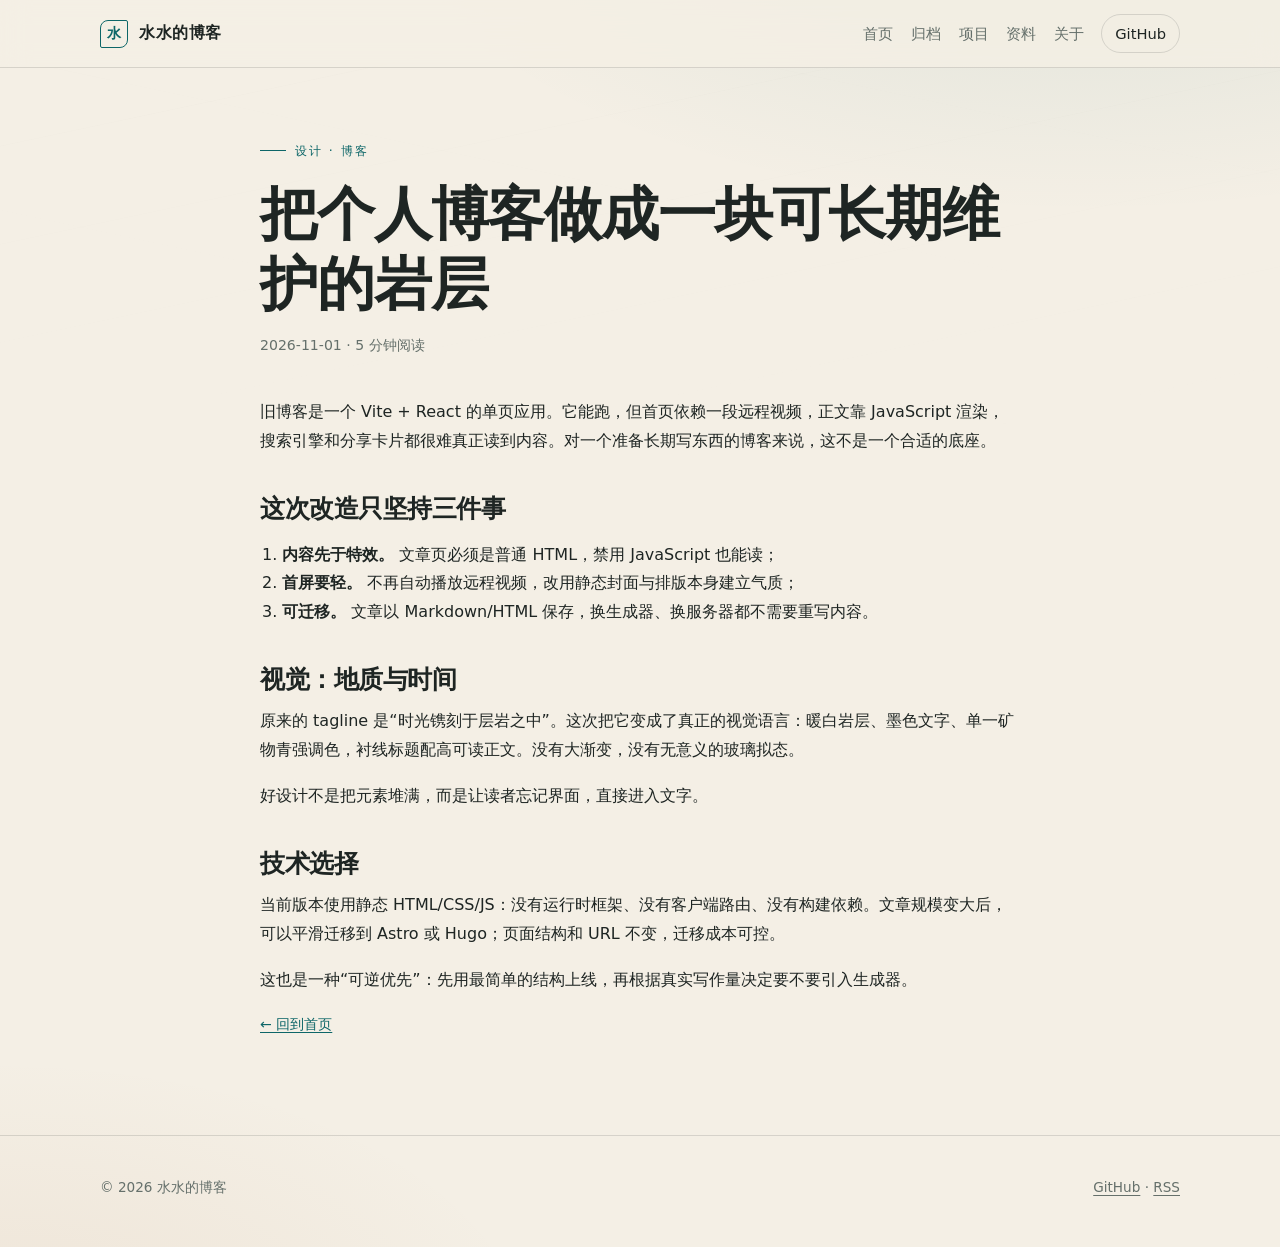
<file: posts/static-blog.html>
<!doctype html>
<html lang="zh-CN">
<head>
  <meta charset="utf-8">
  <meta name="viewport" content="width=device-width, initial-scale=1">
  <title>把个人博客做成一块可长期维护的岩层 — 水水的博客</title>
  <meta name="description" content="从 Vite SPA 到静态博客：可读性、首屏速度与可迁移性，比“看起来酷”更重要。">
  <link rel="canonical" href="https://blog.cbnac.com/blog/posts/static-blog.html">
  <meta property="og:type" content="article">
  <meta property="og:title" content="把个人博客做成一块可长期维护的岩层">
  <meta property="og:description" content="一次博客改造的设计取舍：静态、可读、可迁移。">
  <meta property="og:image" content="https://blog.cbnac.com/blog/assets/og-cover.png">
  <link rel="icon" href="../assets/favicon.svg" type="image/svg+xml">
  <link rel="stylesheet" href="../assets/style.css">
</head>
<body>
<a class="skip" href="#main">跳到正文</a>
<header class="top"><div class="wrap nav">
  <a class="brand" href="../index.html"><span class="brand-mark">水</span><span>水水的博客</span></a>
  <nav class="nav-links" aria-label="主导航">
    <a href="../index.html">首页</a><a href="../archive.html">归档</a><a href="../projects.html">项目</a><a href="../resources.html">资料</a><a href="../about.html">关于</a>
    <a class="github-link" href="https://github.com/qwert702" target="_blank" rel="noopener noreferrer">GitHub</a>
  </nav>
</div></header>
<main id="main">
  <article class="article">
    <header>
      <div class="eyebrow">设计 · 博客</div>
      <h1>把个人博客做成一块可长期维护的岩层</h1>
      <p class="meta">2026-11-01 · 5 分钟阅读</p>
    </header>
    <p>旧博客是一个 Vite + React 的单页应用。它能跑，但首页依赖一段远程视频，正文靠 JavaScript 渲染，搜索引擎和分享卡片都很难真正读到内容。对一个准备长期写东西的博客来说，这不是一个合适的底座。</p>
    <h2>这次改造只坚持三件事</h2>
    <ol>
      <li><strong>内容先于特效。</strong> 文章页必须是普通 HTML，禁用 JavaScript 也能读；</li>
      <li><strong>首屏要轻。</strong> 不再自动播放远程视频，改用静态封面与排版本身建立气质；</li>
      <li><strong>可迁移。</strong> 文章以 Markdown/HTML 保存，换生成器、换服务器都不需要重写内容。</li>
    </ol>
    <h2>视觉：地质与时间</h2>
    <p>原来的 tagline 是“时光镌刻于层岩之中”。这次把它变成了真正的视觉语言：暖白岩层、墨色文字、单一矿物青强调色，衬线标题配高可读正文。没有大渐变，没有无意义的玻璃拟态。</p>
    <p>好设计不是把元素堆满，而是让读者忘记界面，直接进入文字。</p>
    <h2>技术选择</h2>
    <p>当前版本使用静态 HTML/CSS/JS：没有运行时框架、没有客户端路由、没有构建依赖。文章规模变大后，可以平滑迁移到 Astro 或 Hugo；页面结构和 URL 不变，迁移成本可控。</p>
    <p>这也是一种“可逆优先”：先用最简单的结构上线，再根据真实写作量决定要不要引入生成器。</p>
    <p class="back"><a href="../index.html">← 回到首页</a></p>
  </article>
</main>
<footer class="footer"><div class="wrap footer-row">
  <span>© 2026 水水的博客</span>
  <span><a href="https://github.com/qwert702" target="_blank" rel="noopener noreferrer">GitHub</a> · <a href="../rss.xml">RSS</a></span>
</div></footer>
<script src="../assets/app.js" defer></script>
</body>
</html>
</file>
<file: assets/style.css>
/* 水水的博客 — 地质 / 时间主题
   设计原则：暖白岩层、墨色正文、单一矿物青强调；衬线标题 + 高可读正文。 */
:root {
  --paper: #f4efe5;
  --paper-2: #ebe3d5;
  --ink: #1e2523;
  --muted: #65706b;
  --line: rgba(30, 37, 35, .14);
  --teal: #0d6668;
  --teal-soft: #d9e7e3;
  --amber: #a7602b;
  --card: rgba(255, 252, 246, .72);
  --shadow: 0 18px 50px rgba(39, 43, 38, .10);
  --serif: "Noto Serif SC", "Songti SC", "STSong", "Source Han Serif SC", Georgia, serif;
  --sans: "Noto Sans SC", "PingFang SC", "Microsoft YaHei", system-ui, sans-serif;
}

@media (prefers-color-scheme: dark) {
  :root {
    --paper: #151a18;
    --paper-2: #1b211e;
    --ink: #e8e4d9;
    --muted: #a5afa8;
    --line: rgba(232, 228, 217, .14);
    --teal: #7fc7bd;
    --teal-soft: #1f3330;
    --amber: #d49a62;
    --card: rgba(24, 30, 27, .74);
    --shadow: 0 18px 50px rgba(0, 0, 0, .32);
  }
}

* { box-sizing: border-box; }
html { scroll-behavior: smooth; }
body {
  margin: 0;
  color: var(--ink);
  background:
    radial-gradient(1100px 520px at 85% -10%, rgba(13, 102, 104, .10), transparent 65%),
    radial-gradient(900px 480px at 0% 108%, rgba(167, 96, 43, .08), transparent 60%),
    var(--paper);
  font: 16px/1.8 var(--sans);
  -webkit-font-smoothing: antialiased;
}
a { color: var(--teal); text-decoration-thickness: 1px; text-underline-offset: 3px; }
a:hover { color: var(--amber); }
img { max-width: 100%; height: auto; display: block; }
.wrap { width: min(1080px, calc(100% - 40px)); margin: 0 auto; }
.skip { position: absolute; left: -999px; top: 0; background: var(--teal); color: #fff; padding: .6rem 1rem; z-index: 99; }
.skip:focus { left: 1rem; top: 1rem; }

/* 岩层纹理：低对比、纯 CSS，不依赖图片 */
body::before {
  content: "";
  position: fixed;
  inset: 0;
  pointer-events: none;
  opacity: .30;
  background-image:
    repeating-linear-gradient(168deg, transparent 0 46px, rgba(30, 37, 35, .035) 47px, transparent 48px 96px),
    repeating-linear-gradient(12deg, transparent 0 74px, rgba(13, 102, 104, .025) 75px, transparent 76px 150px);
  mask-image: linear-gradient(to bottom, black, transparent 72%);
}
.top {
  position: sticky; top: 0; z-index: 20;
  backdrop-filter: blur(14px);
  background: color-mix(in srgb, var(--paper) 82%, transparent);
  border-bottom: 1px solid var(--line);
}
.nav { display: flex; align-items: center; justify-content: space-between; gap: 1rem; padding: .9rem 0; }
.brand { display: inline-flex; align-items: center; gap: .7rem; color: var(--ink); text-decoration: none; font-family: var(--serif); font-weight: 700; letter-spacing: .03em; }
.brand-mark { width: 28px; height: 28px; display: grid; place-items: center; border: 1px solid var(--teal); color: var(--teal); border-radius: 8px 2px 8px 2px; font-size: .9rem; }
.nav-links { display: flex; align-items: center; gap: 1.1rem; flex-wrap: wrap; }
.nav-links a { color: var(--muted); text-decoration: none; font-size: .92rem; }
.nav-links a:hover, .nav-links a[aria-current="page"] { color: var(--teal); }
.github-link { display: inline-flex; align-items: center; gap: .4rem; border: 1px solid var(--line); border-radius: 999px; padding: .32rem .8rem; color: var(--ink) !important; }
.github-link:hover { border-color: var(--teal); background: var(--teal-soft); }
.github-link svg { width: 15px; height: 15px; fill: currentColor; }

.hero { padding: clamp(3.4rem, 8vw, 7rem) 0 4rem; position: relative; }
.eyebrow { display: inline-flex; gap: .55rem; align-items: center; color: var(--teal); font-size: .78rem; letter-spacing: .16em; text-transform: uppercase; }
.eyebrow::before { content: ""; width: 26px; height: 1px; background: var(--teal); }
h1, h2, h3 { font-family: var(--serif); line-height: 1.22; font-weight: 700; letter-spacing: -.02em; }
h1 { font-size: clamp(2.5rem, 6vw, 5.4rem); margin: 1.1rem 0 1.2rem; max-width: 900px; }
h1 em { font-style: normal; color: var(--teal); }
.lede { max-width: 650px; color: var(--muted); font-size: clamp(1rem, 1.5vw, 1.18rem); }
.hero-actions { display: flex; gap: .8rem; flex-wrap: wrap; margin-top: 2rem; }
.btn { display: inline-flex; align-items: center; gap: .5rem; padding: .7rem 1.15rem; border: 1px solid var(--line); border-radius: 6px; text-decoration: none; color: var(--ink); background: var(--card); }
.btn:hover { border-color: var(--teal); color: var(--teal); }
.btn.primary { background: var(--teal); border-color: var(--teal); color: #fff; }
.btn.primary:hover { background: var(--amber); border-color: var(--amber); color: #fff; }

/* 首页：旧版视频 hero 的电影感，叠加在新站的岩层排版之上 */
body.home .top {
  position: absolute;
  top: 0; left: 0; right: 0;
  background: linear-gradient(to bottom, rgba(8, 12, 11, .66), transparent);
  border-bottom: 0;
  backdrop-filter: none;
}
body.home .brand, body.home .nav-links a { color: #f4efe5; }
body.home .brand-mark { border-color: #9ee0d3; color: #9ee0d3; }
body.home .nav-links a:hover, body.home .nav-links a[aria-current="page"] { color: #9ee0d3; }
body.home .github-link { color: #f4efe5 !important; border-color: rgba(244, 239, 229, .32); }
body.home .github-link:hover { background: rgba(244, 239, 229, .12); border-color: #9ee0d3; }
.hero-cinema {
  position: relative;
  min-height: min(82vh, 780px);
  display: flex;
  align-items: center;
  overflow: hidden;
  background: #0b100e url("hero-poster.jpg") center / cover no-repeat;
  color: #f4efe5;
}
.hero-video {
  position: absolute;
  inset: 0;
  width: 100%;
  height: 100%;
  object-fit: cover;
  opacity: .72;
  filter: saturate(.82) contrast(1.05);
}
.hero-shade {
  position: absolute;
  inset: 0;
  background:
    linear-gradient(90deg, rgba(7, 11, 10, .78) 0%, rgba(7, 11, 10, .36) 52%, rgba(7, 11, 10, .18) 100%),
    linear-gradient(to top, var(--paper) 0%, transparent 24%);
}
.hero-inner { position: relative; z-index: 1; padding: 9rem 0 6rem; }
.hero-cinema h1 { color: #f7f2e8; max-width: 780px; }
.hero-cinema h1 em { color: #9ee0d3; }
.hero-cinema .lede { color: rgba(247, 242, 232, .78); }
.hero-cinema .eyebrow { color: #9ee0d3; }
.hero-cinema .btn { color: #f4efe5; border-color: rgba(244, 239, 229, .30); background: rgba(244, 239, 229, .07); }
.hero-cinema .btn:hover { color: #0b100e; background: #9ee0d3; border-color: #9ee0d3; }
.hero-cinema .btn.primary { color: #fff; background: var(--teal); border-color: var(--teal); }
.hero-cinema .btn.primary:hover { background: var(--amber); border-color: var(--amber); color: #fff; }
.hero-scroll { display: inline-flex; gap: .5rem; align-items: center; margin-top: 3.2rem; color: rgba(247, 242, 232, .62); font-size: .78rem; letter-spacing: .12em; text-decoration: none; }
.hero-scroll:hover { color: #9ee0d3; }

.project-grid { display: grid; grid-template-columns: repeat(3, 1fr); gap: 1px; background: var(--line); border: 1px solid var(--line); }
.project-card {
  position: relative;
  min-height: 180px;
  display: flex;
  flex-direction: column;
  gap: .55rem;
  padding: 1.25rem;
  background: var(--paper);
  color: var(--ink);
  text-decoration: none;
  transition: background .18s ease, color .18s ease;
}
.project-card:hover { background: var(--teal-soft); color: var(--ink); }
.project-index { color: var(--amber); font: .72rem/1 ui-monospace, Consolas, monospace; letter-spacing: .08em; }
.project-name { font-family: var(--serif); font-size: 1.3rem; font-weight: 700; }
.project-desc { color: var(--muted); font-size: .88rem; line-height: 1.7; }
.project-arrow { position: absolute; right: 1.2rem; top: 1.2rem; color: var(--teal); }

.section { padding: 3.5rem 0; border-top: 1px solid var(--line); }
.section-head { display: flex; align-items: end; justify-content: space-between; gap: 1rem; margin-bottom: 1.5rem; }
.section-head h2 { margin: 0; font-size: clamp(1.5rem, 2.5vw, 2.3rem); }
.section-head p { margin: 0; color: var(--muted); font-size: .9rem; }
.grid { display: grid; grid-template-columns: repeat(12, 1fr); gap: 1rem; }
.card { background: var(--card); border: 1px solid var(--line); border-radius: 10px; padding: 1.4rem; box-shadow: var(--shadow); }
.card h3 { margin: .1rem 0 .55rem; font-size: 1.22rem; }
.card p { margin: 0; color: var(--muted); }
.card .meta { margin-top: 1rem; color: var(--muted); font-size: .78rem; }
.post-card { grid-column: span 6; display: block; color: inherit; text-decoration: none; transition: transform .18s ease, border-color .18s ease; }
.post-card:hover { transform: translateY(-3px); border-color: var(--teal); color: inherit; }
.post-card .tag { color: var(--amber); font-size: .76rem; letter-spacing: .08em; text-transform: uppercase; }
.about-card { grid-column: span 5; }
.about-card .avatar { width: 58px; height: 58px; border-radius: 50%; display: grid; place-items: center; background: var(--teal-soft); color: var(--teal); font-family: var(--serif); font-size: 1.4rem; border: 1px solid var(--line); margin-bottom: 1rem; }
.github-card { grid-column: span 7; }
.github-card .repo { display: flex; justify-content: space-between; gap: 1rem; padding: .8rem 0; border-top: 1px solid var(--line); color: var(--ink); text-decoration: none; }
.github-card .repo:hover { color: var(--teal); }
.github-card .repo small { color: var(--muted); }

.article { max-width: 760px; margin: 0 auto; padding: 4rem 0 5rem; }
.article header { margin-bottom: 2.5rem; }
.article h1 { font-size: clamp(2rem, 4.5vw, 3.6rem); margin-bottom: .8rem; }
.article .meta { color: var(--muted); font-size: .88rem; }
.article h2 { font-size: 1.55rem; margin: 2.4rem 0 .7rem; }
.article h3 { font-size: 1.18rem; margin: 1.8rem 0 .5rem; }
.article p { margin: 0 0 1.1rem; }
.article ul, .article ol { padding-left: 1.4rem; }
.article blockquote { margin: 1.4rem 0; padding: .7rem 1.2rem; border-left: 3px solid var(--teal); background: var(--teal-soft); color: var(--muted); }
.article code { font-family: ui-monospace, SFMono-Regular, Consolas, monospace; font-size: .9em; background: var(--paper-2); padding: .12rem .35rem; border-radius: 4px; }
.article pre { overflow-x: auto; padding: 1rem; background: #17201d; color: #e9e5da; border-radius: 8px; }
.article pre code { background: transparent; padding: 0; color: inherit; }
.article hr { border: 0; border-top: 1px solid var(--line); margin: 2rem 0; }
.article .back { font-size: .88rem; }
.article > img { margin: 1.2rem 0; border: 1px solid var(--line); border-radius: 8px; }
.command-grid { display: grid; grid-template-columns: repeat(2, 1fr); gap: .7rem; margin: 1.2rem 0 2rem; }
.command-card { padding: .8rem 1rem; border: 1px solid var(--line); border-radius: 8px; background: var(--card); }
.command-card code { display: inline-block; margin-bottom: .3rem; color: var(--teal); font-weight: 700; }
.command-card span { display: block; color: var(--muted); font-size: .88rem; line-height: 1.7; }
.command-card span code { display: inline; margin: 0; color: var(--ink); font-weight: 400; }

.archive-list { list-style: none; margin: 0; padding: 0; }
.archive-list li { display: flex; justify-content: space-between; gap: 2rem; padding: .9rem 0; border-bottom: 1px solid var(--line); }
.archive-list time { color: var(--muted); white-space: nowrap; font-variant-numeric: tabular-nums; }
.archive-list a { color: var(--ink); text-decoration: none; }
.archive-list a:hover { color: var(--teal); }

.footer { border-top: 1px solid var(--line); padding: 2.4rem 0 3rem; color: var(--muted); font-size: .85rem; }
.footer-row { display: flex; justify-content: space-between; gap: 1rem; flex-wrap: wrap; align-items: center; }
.footer a { color: var(--muted); }

@media (max-width: 760px) {
  body { overflow-x: hidden; }
  .wrap { width: calc(100% - 28px); }
  .nav { flex-wrap: wrap; align-items: center; row-gap: .55rem; }
  .nav-links {
    order: 2;
    width: 100%;
    flex-wrap: wrap;
    justify-content: flex-start;
    gap: .9rem;
    padding-top: .55rem;
    border-top: 1px solid var(--line);
  }
  .nav-links a { font-size: .82rem; }
  .github-link { padding: .24rem .62rem; }
  .post-card, .about-card, .github-card { grid-column: 1 / -1; }
  .hero { padding-top: 3rem; }
  .hero-cinema { min-height: 76vh; align-items: flex-end; }
  .hero-inner { padding: 7rem 0 3.4rem; }
  .hero-video { opacity: .56; }
  .hero-scroll { margin-top: 1.8rem; }
  .project-grid { grid-template-columns: 1fr; }
  .project-card { min-height: 140px; }
  .command-grid { grid-template-columns: 1fr; }
  .hero h1, .lede { overflow-wrap: anywhere; }
  .hero-actions .btn { flex: 1 0 100%; width: 100%; justify-content: center; }
  .archive-list li { display: block; }
  .archive-list time { display: block; margin-top: .2rem; }
}
@media (prefers-reduced-motion: reduce) {
  html { scroll-behavior: auto; }
  *, *::before, *::after { transition: none !important; animation: none !important; }
}
</file>
